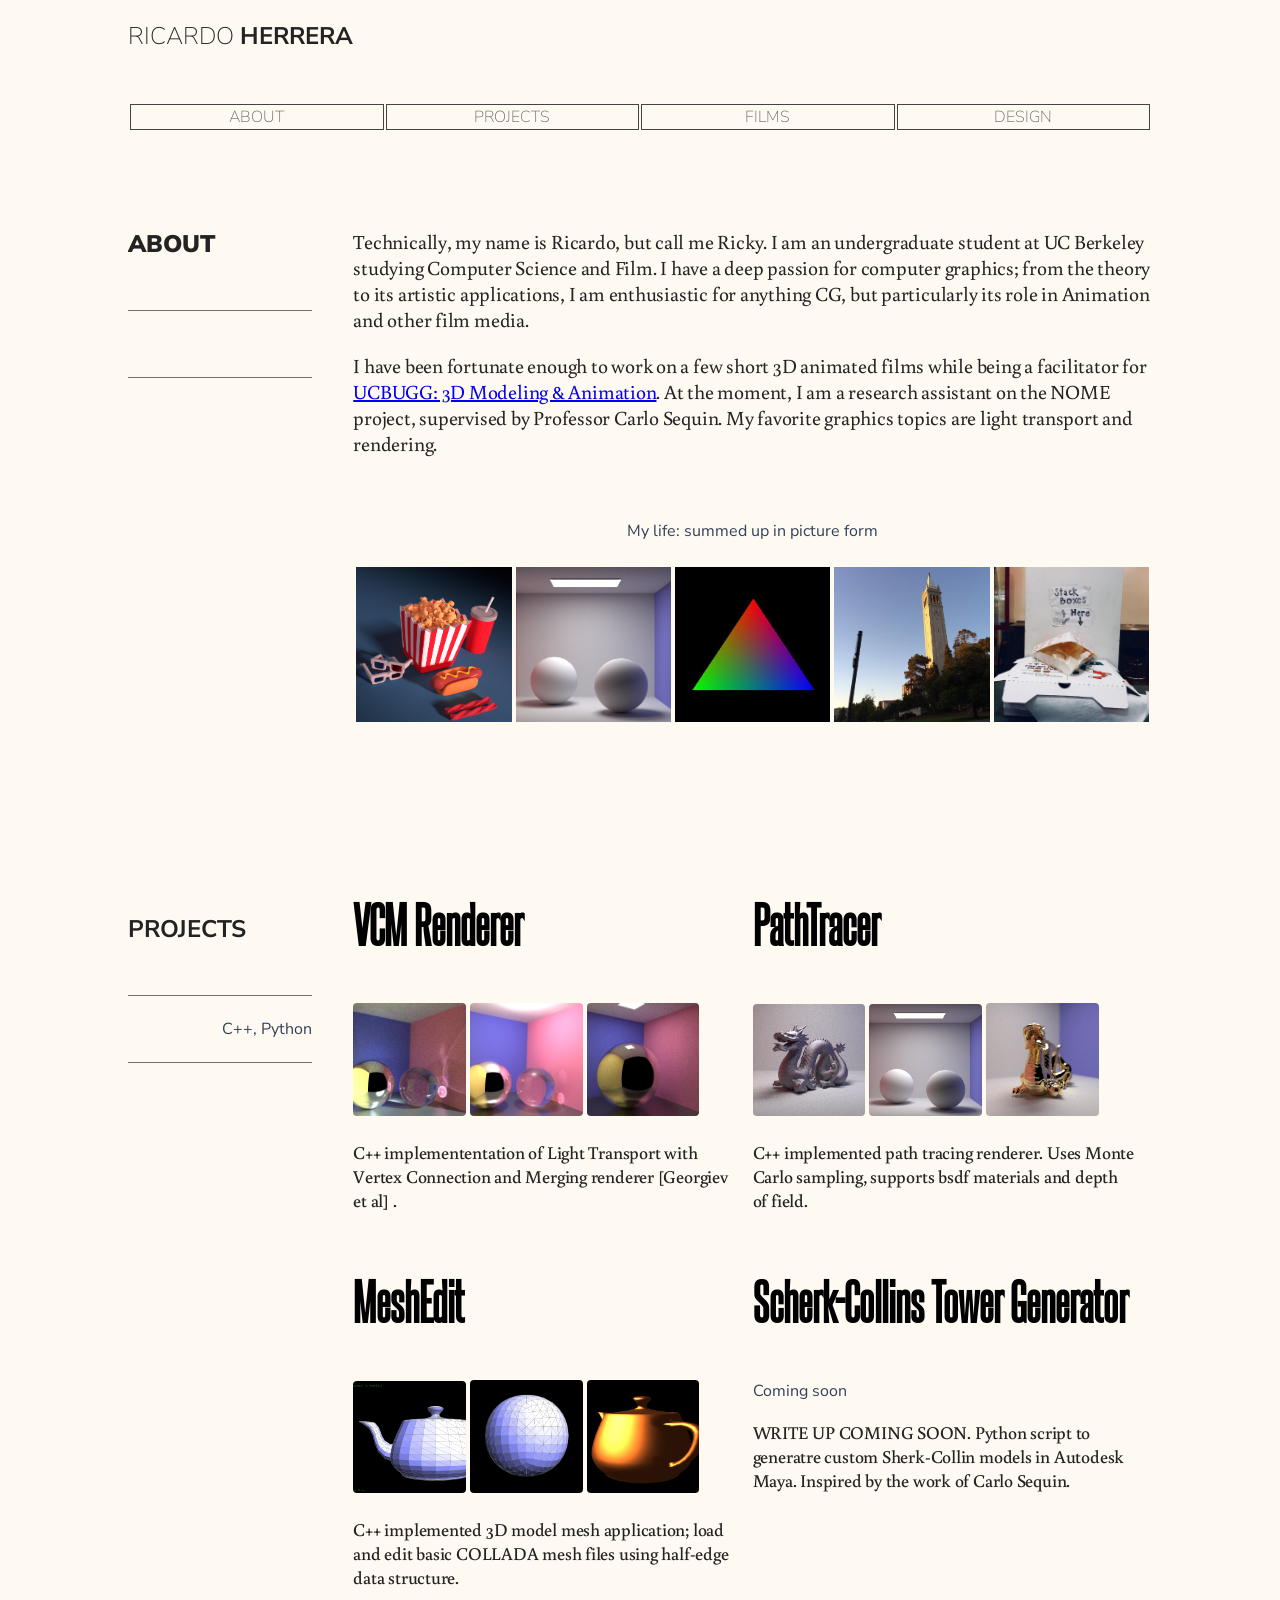
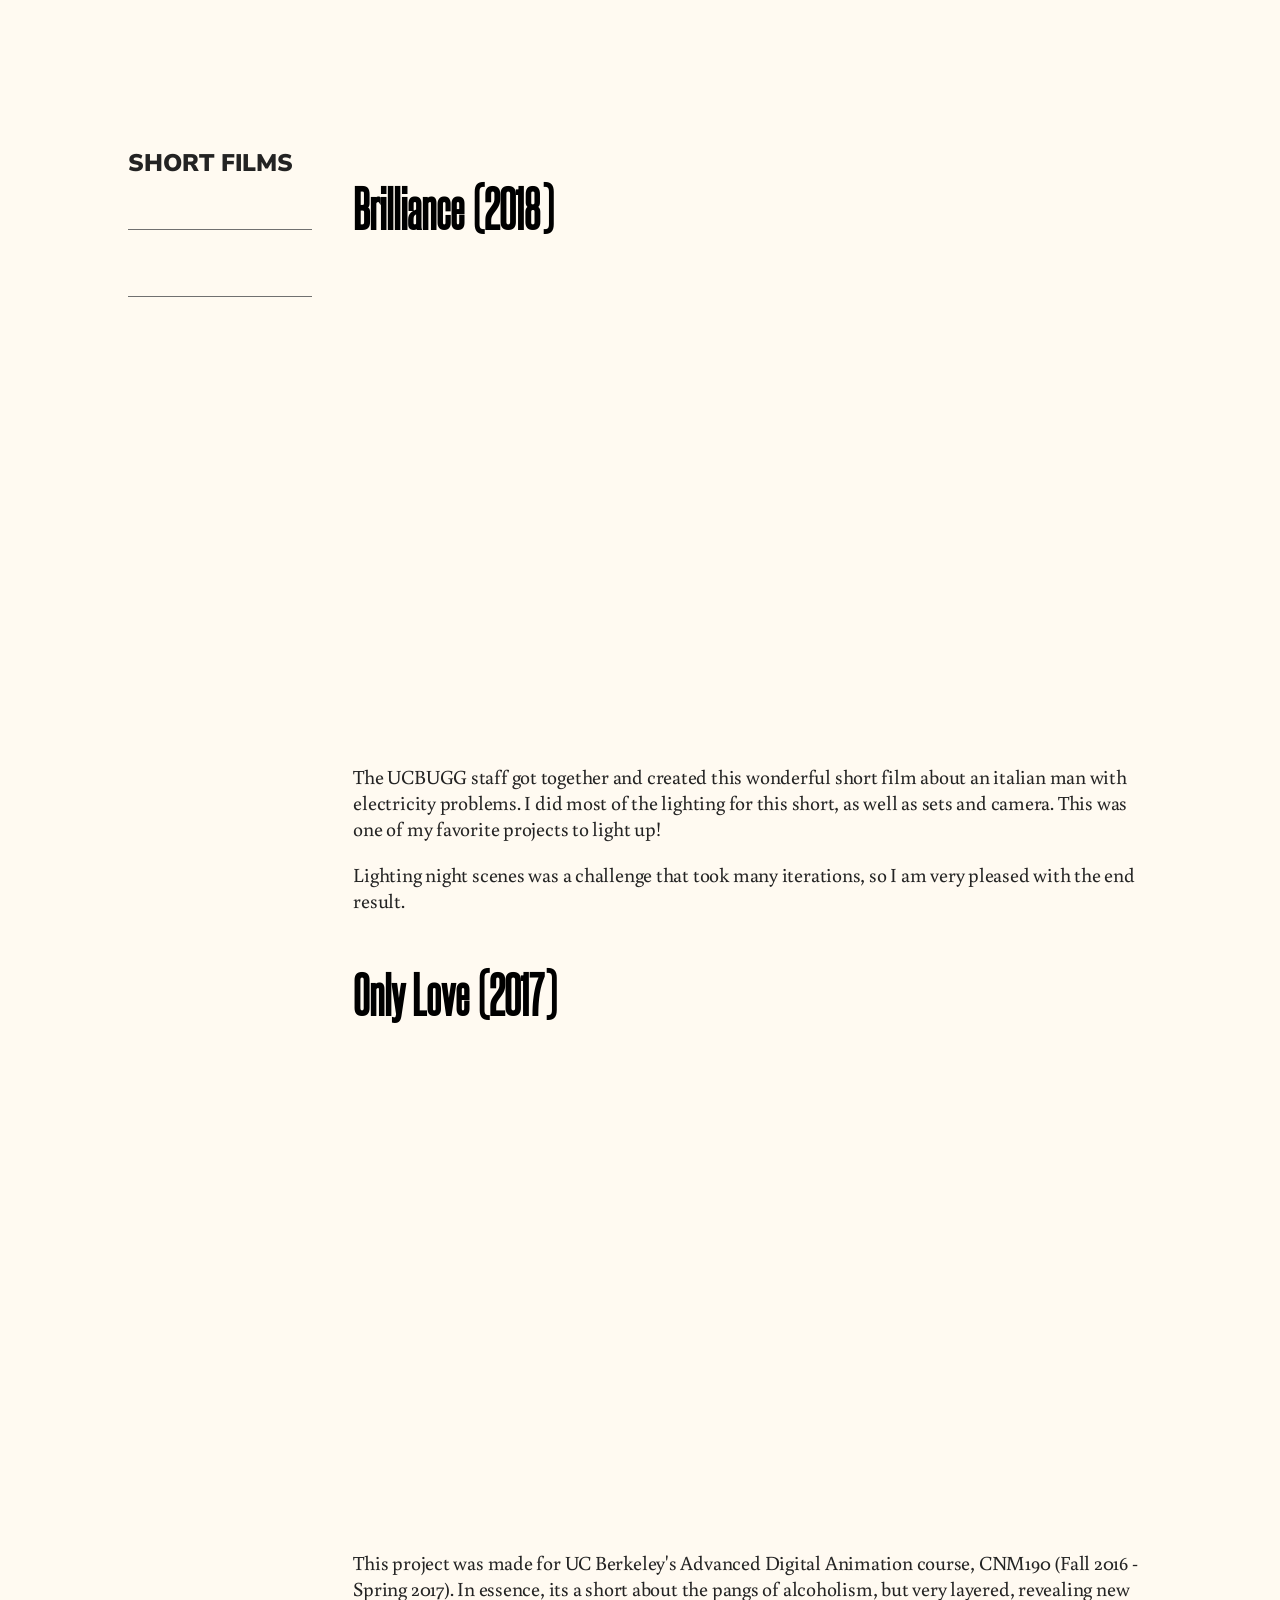
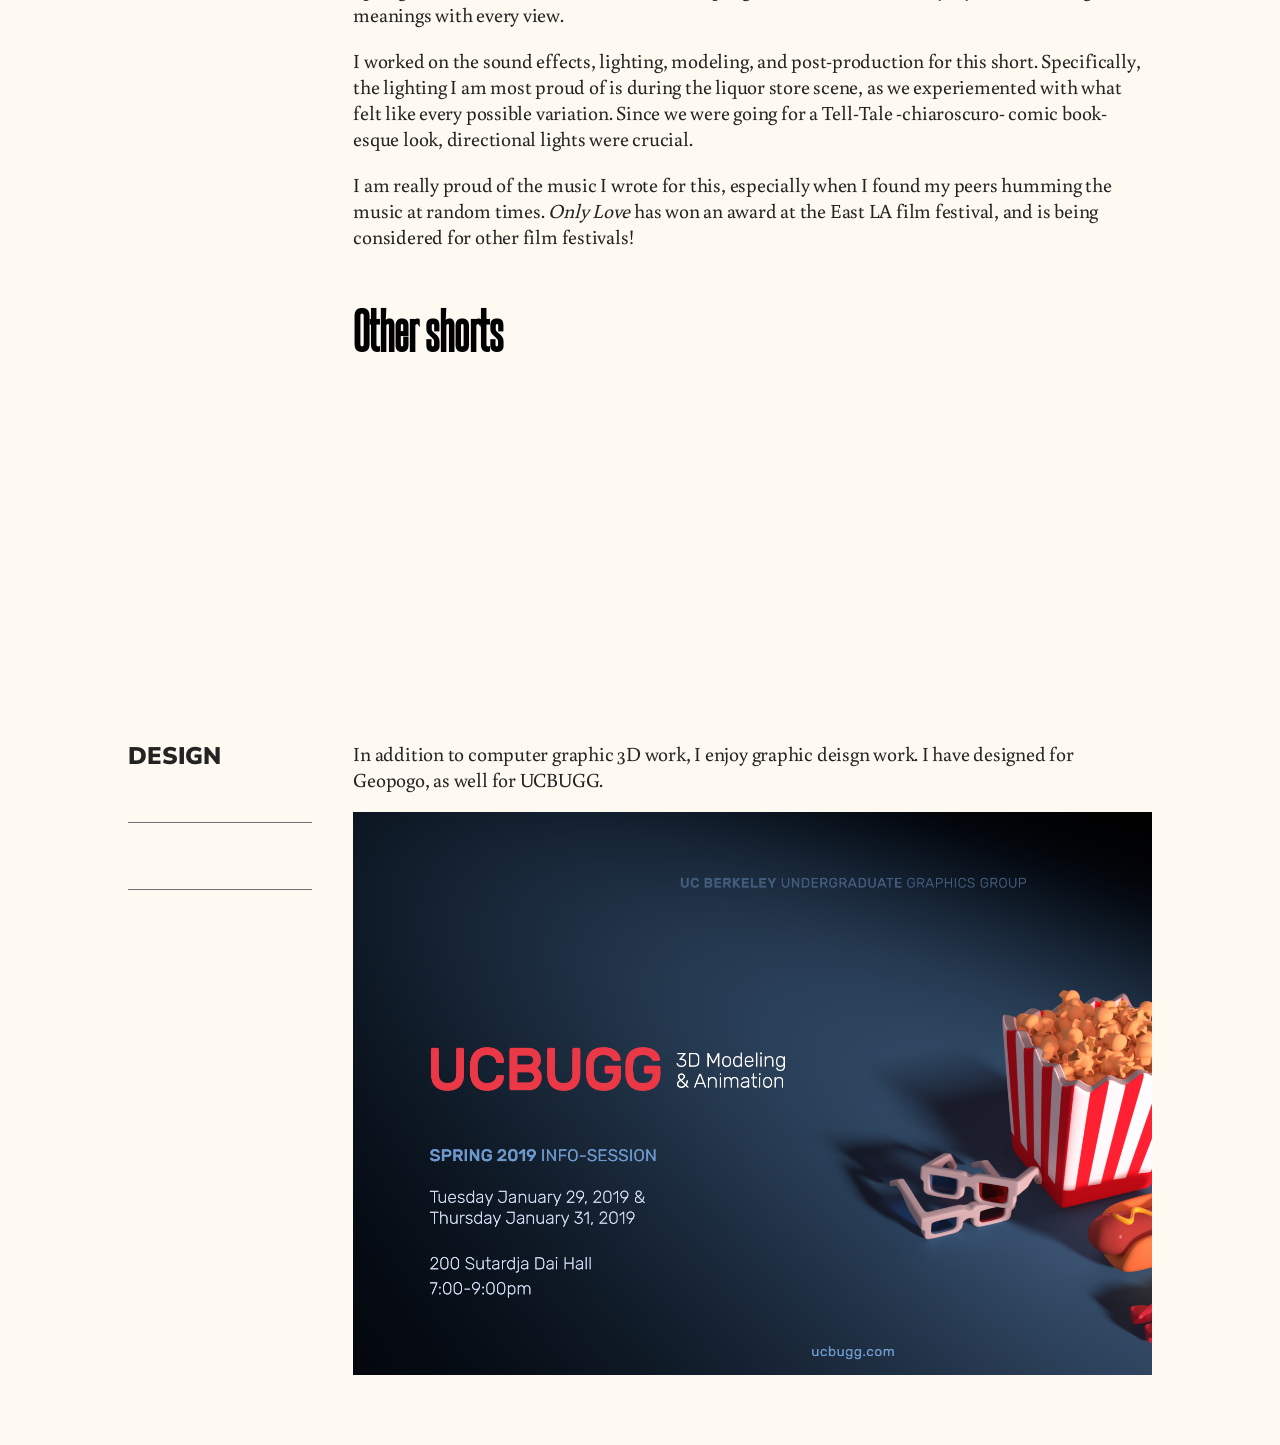
<file: index.html>
﻿<!DOCTYPE html>
<html>

<head>
  <link rel="stylesheet" href="style.css">
  <title>Ricky Herrera | El Rey Tracer</title>
  <meta name="viewport" content="width=device-width">

</head>
<body>
  <div class="body-mid">
    <div>
      <h2>RICARDO <b>HERRERA</b></h2>
      <table>
        <th>ABOUT </th>
        <th>PROJECTS </th>
        <th>FILMS </th>
        <th>DESIGN </th>
      </table>
    </div>

    <section id="about">
      <div class="sec-title">
        <h2>ABOUT</h2>
        <div class="bar"></div>
          <br><br><br>
        <div class="bar"></div>
      </div>
      <div class="sec-content">
        <p>
          Technically, my name is Ricardo, but call me Ricky. I am an undergraduate student at UC Berkeley studying Computer Science and Film. I have a deep passion for computer graphics; from the theory to its artistic applications, I am enthusiastic for anything CG, but particularly its role in Animation and other film media.
        </p>
        <p>
          I have been fortunate enough to work on a few short 3D animated films while being a facilitator for <a href="http://ucbugg.com/static/index.html">UCBUGG: 3D Modeling & Animation</a>. At the moment, I am a research assistant on the NOME project, supervised by Professor Carlo Sequin. My favorite graphics topics are light transport and rendering.
        </p>
        <br><br>
        <center>
        My life: summed up in picture form<br><br>
        <table id="mypics">
          <th><img src="a_00.png"/></th>
          <th><img src="a_01.png"/></th>
          <th><img src="a_02.jpg"/></th>
          <th><img src="a_03.jpg"/></th>
          <th><img src="a_04.jpg"/></th>
        </table>
        </center>


        <br>
      </div>
    </section>

    <section id="projects">
      <div class="sec-title">
        <h2> <b>PROJECTS</b> </h2>
        <div class="bar"></div><br>
        C++, Python <br>
        <br>
        <div class="bar"></div>
      </div>
      <div class="sec-content">
            <div class="project">
              <h3> VCM Renderer </h3>
              <div class="pleft">
                <img src="p_0_vcm_32.bmp"/>
                <img src="p_2_vcm_128.bmp"/>
                <img src="p_1_vcm_12.bmp"/>
               </div>
              <div class="pright">
                <p class="sidenote">C++ implemententation of Light Transport with Vertex Connection and Merging renderer [Georgiev et al] . </p>
              </div>
            </div>
            <div class="project">
              <h3> PathTracer </h3>
                <div class="pleft">
                  <img src="p32website/images/p2/neweta.png"/>
                  <img src="a_01.png"/>
                  <img src="p32website/images/p4/p4_1_15_r_2.png"/>
            	  </div>
            	<div class="pright">
                <p class="sidenote">C++ implemented path tracing renderer. Uses Monte Carlo sampling, supports bsdf materials and depth of field.</p>
              </div>
            </div>
            <div class="project">
              <h3> MeshEdit </h3>
              <div class="pleft">
                <img src="p2website/images/b0.png">
                <img src="p2website/s1.png">
                <img src="p2website/s2.png">

          	  </div>
            	<div class="pright">
                <p class="sidenote"> C++ implemented 3D model mesh application; load and edit basic COLLADA mesh files using half-edge data structure. </p>

                  <!--<img src="p2website/images/s0.png" style="height:155px;width:auto;">
                  <img src="p2website/images/y0.png" style="height:155px;width:auto;">-->
            	</div>
            </div>
            <div class="project">
              <h3> Scherk-Collins Tower Generator </h3>
            	<div class="pleft">

                Coming soon
          	  </div>
            	<div class="pright">
                <p class="sidenote"> WRITE UP COMING SOON. Python script to generatre custom Sherk-Collin models in Autodesk Maya. Inspired by the work of Carlo Sequin. </p>

            	</div>
            </div>
      </div>
      <!--
      <div class="project">
        <h3> Anomaly </h3>
        <p>Walking-simulator game, made in Unity.</p>
      </div>
      <div class="project">
        <h3> E-Minor </h3>
        <p>OpenGL simulator, supports textures, model loading, gameplay, and lighting. </p>
      </div>
      <div class="project">
        <h3> Rendition </h3>
        <p>Coming soon</p>
      </div>
      -->
      <!--
      <div class="project">
        <h3> Vulkan Demo</h3>

      	<div class="pleft">
          Coming soon
    	</div>
    	<div class="pright">
        <p class="sidenote"> WRITE UP COMING SOON. Python script to generatre custom Sherk-Collin models in Autodesk Maya. Inspired by the work of Carlo Sequin. </p>

    	</div>
      </div>
      <div class="project">
        <h3>Wig</h3>

      	<div class="pleft">
          Coming soon
    	</div>
    	<div class="pright">
        <p class="sidenote"> WRITE UP COMING SOON. Python script to generatre custom Sherk-Collin models in Autodesk Maya. Inspired by the work of Carlo Sequin. </p>

    	</div>
      </div>
      <div class="project">
        <h3> Anomaly</h3>

      	<div class="pleft">
          Coming soon
    	</div>
    	<div class="pright">
        <p class="sidenote"> WRITE UP COMING SOON. Python script to generatre custom Sherk-Collin models in Autodesk Maya. Inspired by the work of Carlo Sequin. </p>

    	</div>
      </div>
    --><br><br>

    </section>

    <section id="films">
      <div class="sec-title">
        <h2>SHORT FILMS</h2>
        <div class="bar"></div>
          <br><br><br>
        <div class="bar"></div>
      </div>
      <div class="sec-content">
        <h3>Brilliance (2018)</h3>
            <iframe width="800" height="450" src="https://www.youtube.com/embed/661UVnnjeHs" frameborder="0" allowfullscreen></iframe>
            <p> The UCBUGG staff got together and created this wonderful short film about an italian man with electricity problems. I did most of the lighting for this short, as well as sets and camera. This was one of my favorite projects to light up! </p>
            <p> Lighting night scenes was a challenge that took many iterations, so I am very pleased with the end result.</p>

            <h3>Only Love (2017)</h3>
            <iframe width="800" height="450" src="https://www.youtube.com/embed/0EiJ86TQ2_g" frameborder="0" allowfullscreen></iframe>
            <p> This project was made for UC Berkeley's Advanced Digital Animation course, CNM190 (Fall 2016 - Spring 2017). In essence, its a short about the pangs of alcoholism, but very layered, revealing new meanings with every view.</p>
            <p> I worked on the sound effects, lighting, modeling, and post-production for this short. Specifically, the lighting I am most proud of is during the liquor store scene, as we experiemented with what felt like every possible variation. Since we were going for a Tell-Tale -chiaroscuro- comic book-esque look, directional lights were crucial.</p>
            <p> I am really proud of the music I wrote for this, especially when I found my peers humming the music at random times. <i> Only Love</i> has won an award at the East
            LA film festival, and is being considered for other film festivals!</p>

            <h3> Other shorts </h3>
            <iframe width="380" height="225" src="https://www.youtube.com/embed/KFBjPTmTnWQ" frameborder="0" allowfullscreen></iframe>
            <iframe width="380" height="225" src="https://www.youtube.com/embed/VXAhPhIJJVg" frameborder="0" allowfullscreen style="float:left;"></iframe><br>
          </div>
    </section>

    <section id="design">
      <div class="sec-title">
        <h2>DESIGN</h2>
        <div class="bar"></div>
          <br><br><br>
        <div class="bar"></div>
      </div>
      <div class="sec-content">
        <p>In addition to computer graphic 3D work, I enjoy graphic deisgn work. I have designed for Geopogo, as well for UCBUGG.</p>
        <img src="design/ucbugg/spring19_ad.png" width=1000 height=auto />
      </div>
    </section>
  </div>
</body>
</html>
</file>
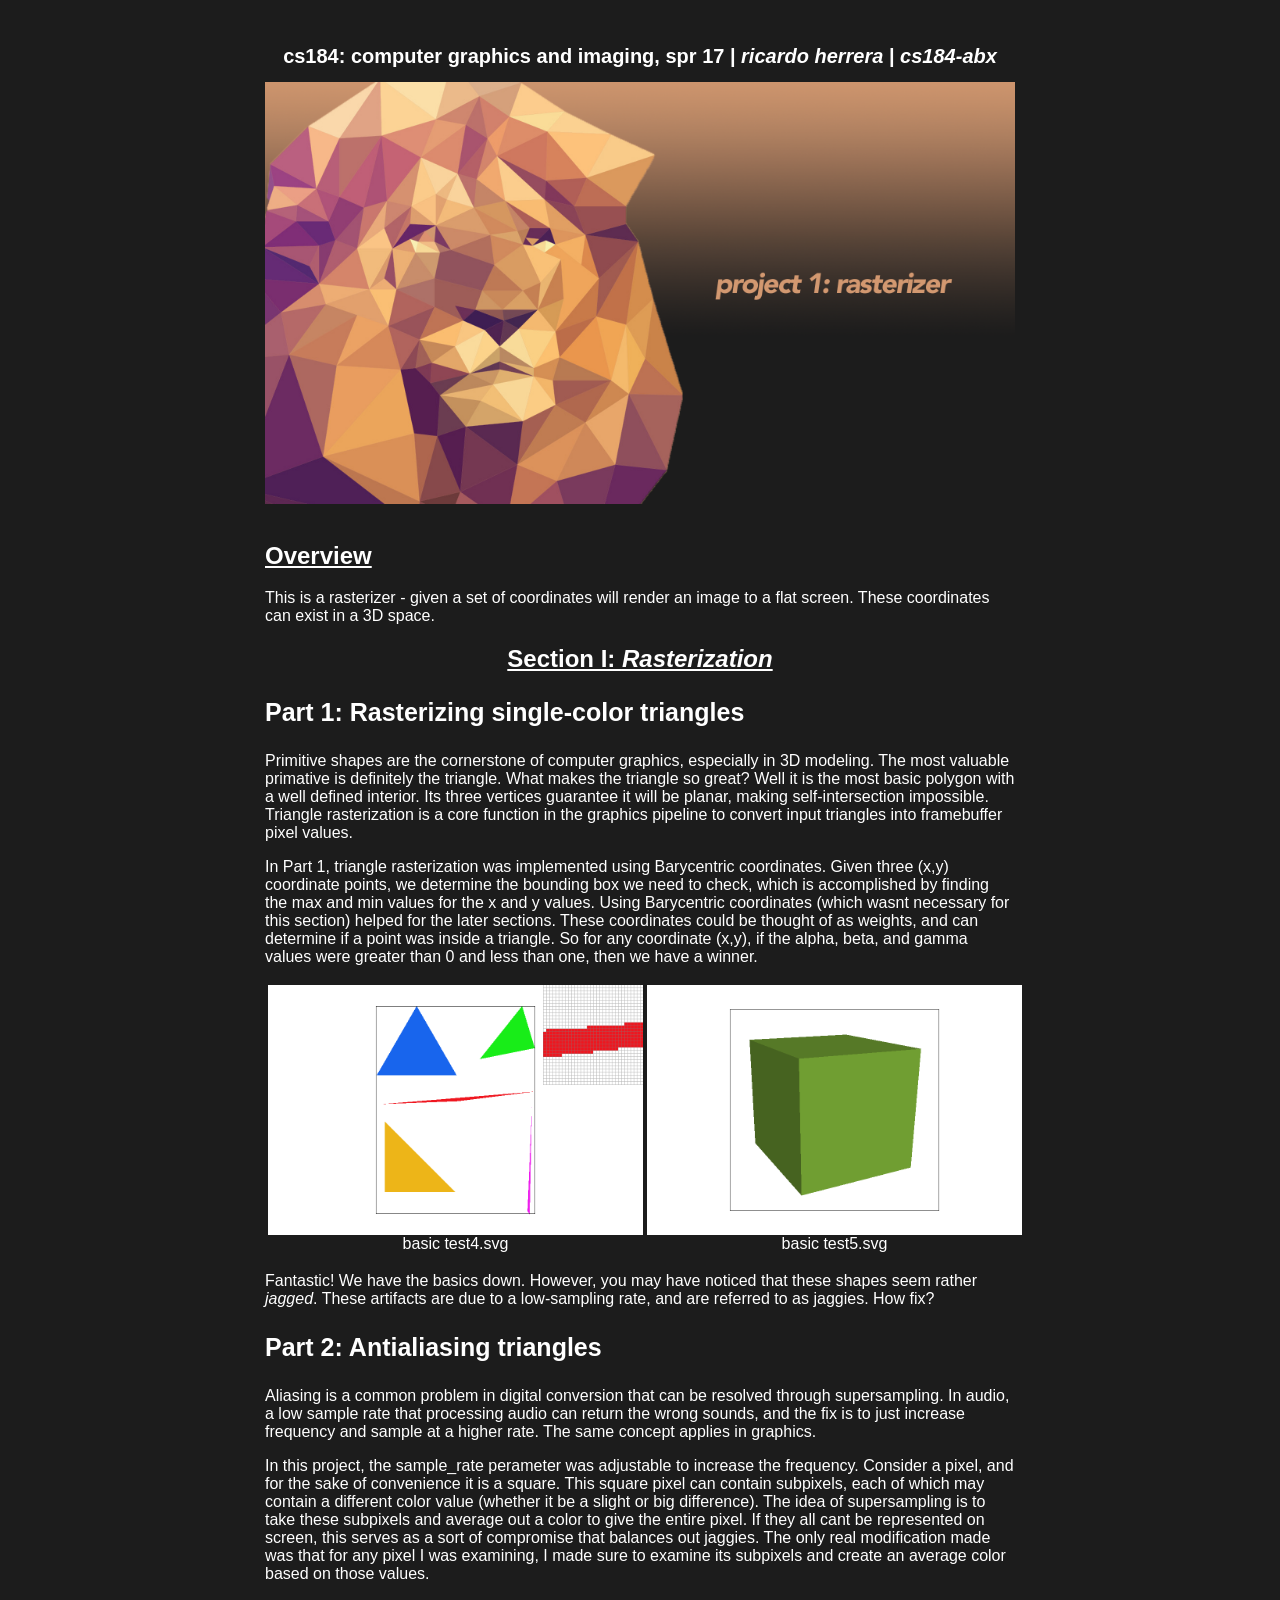
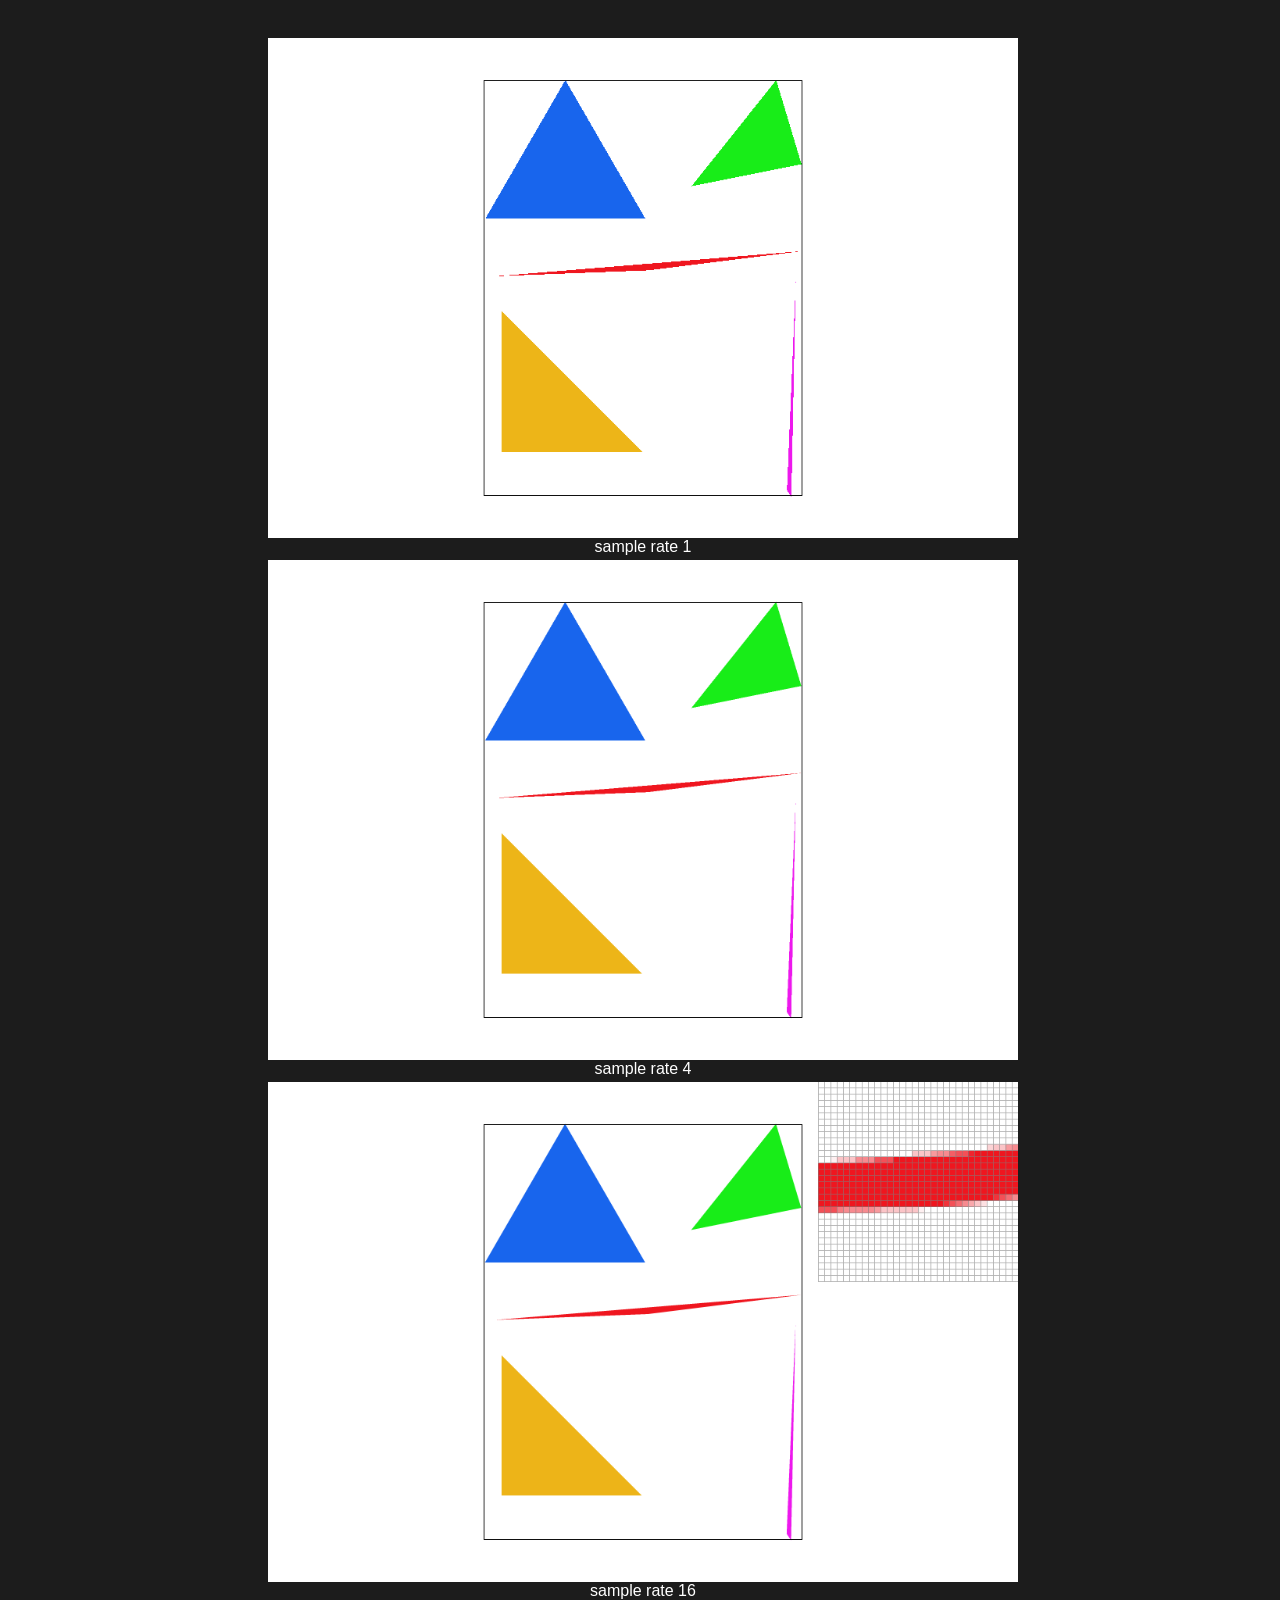
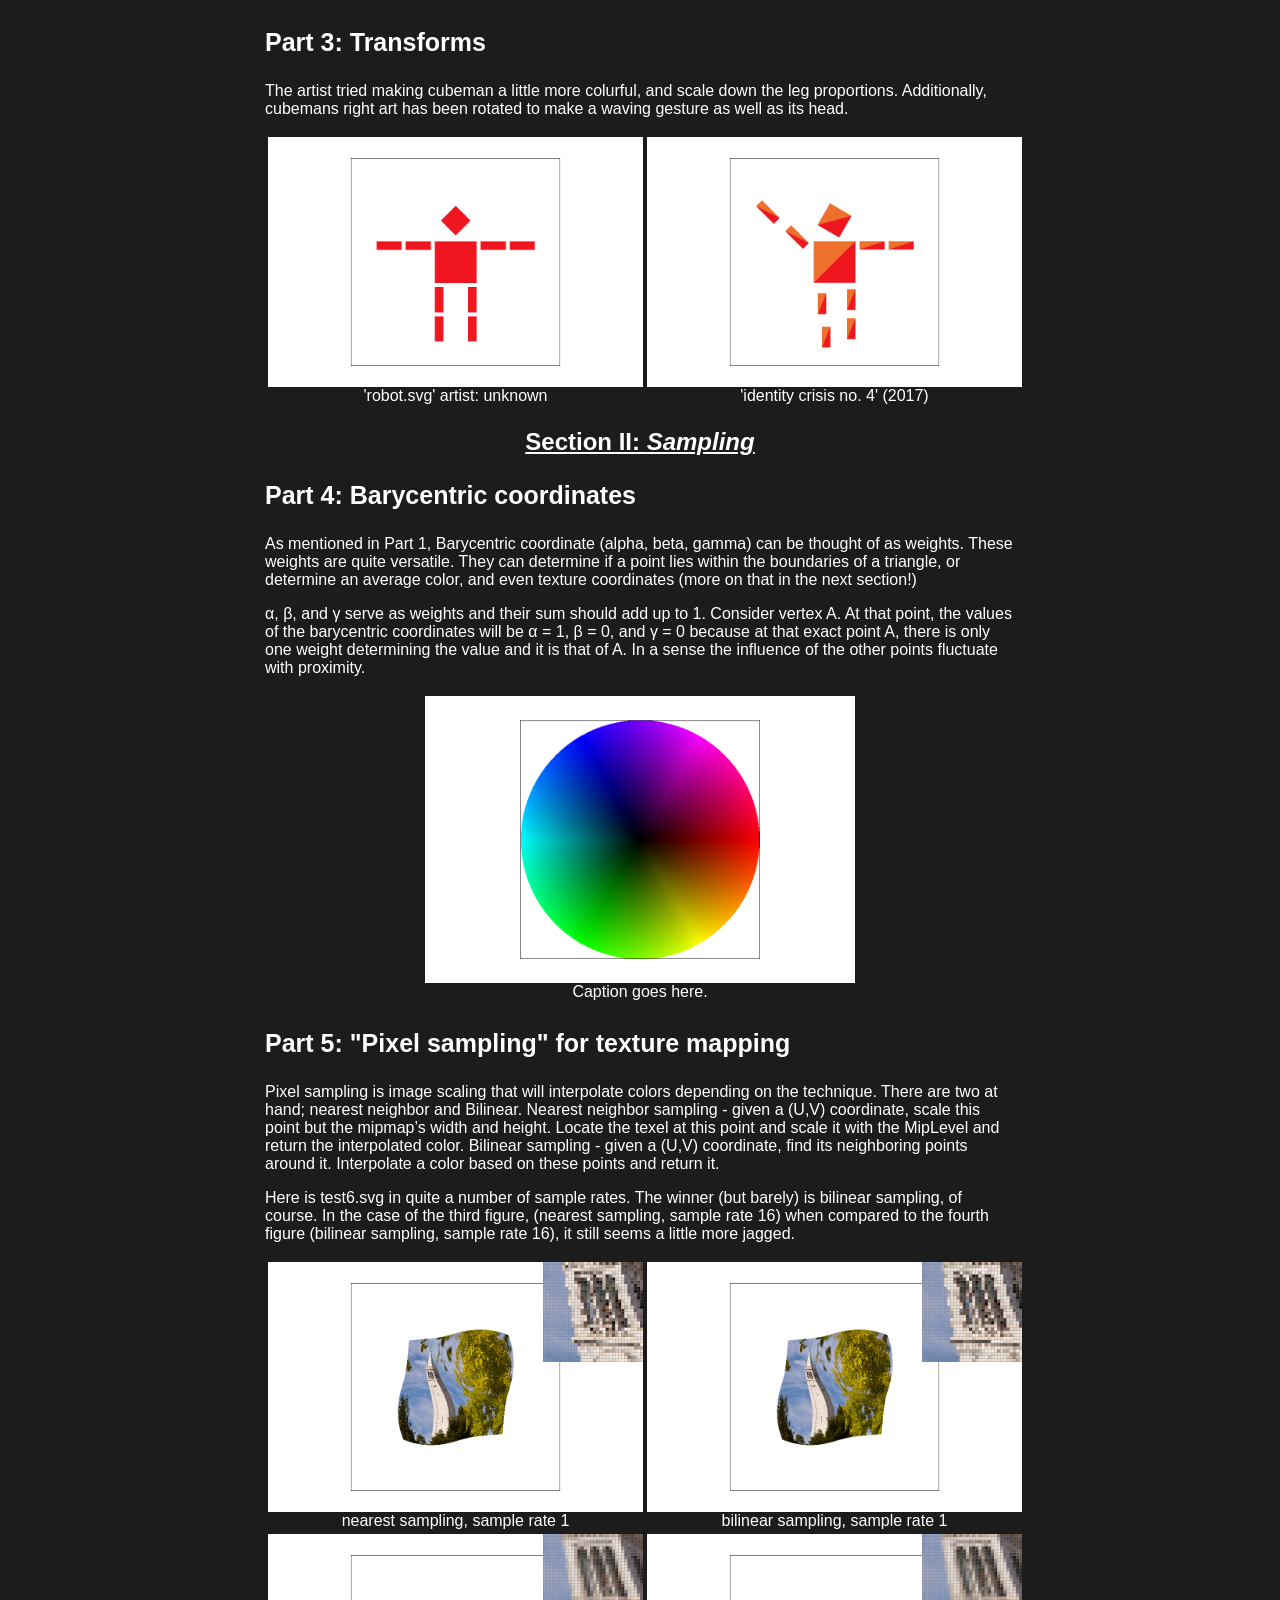
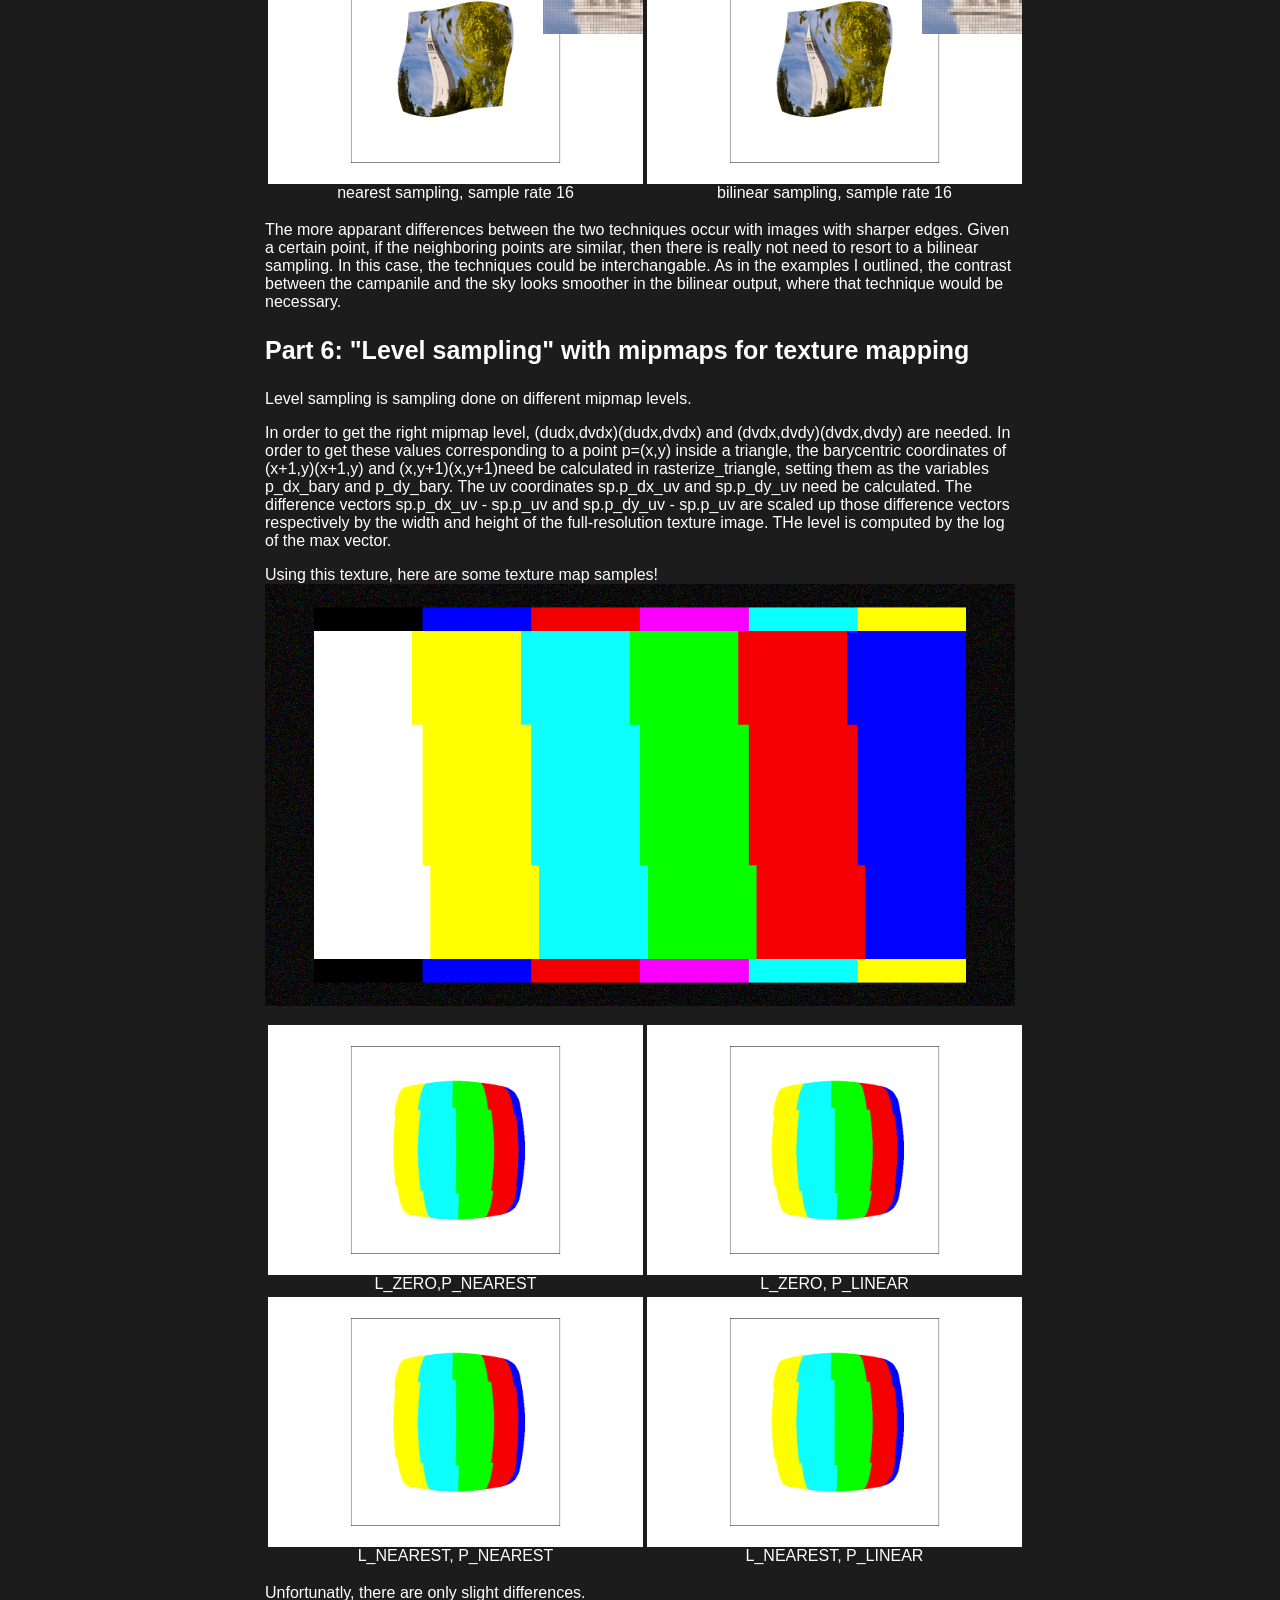
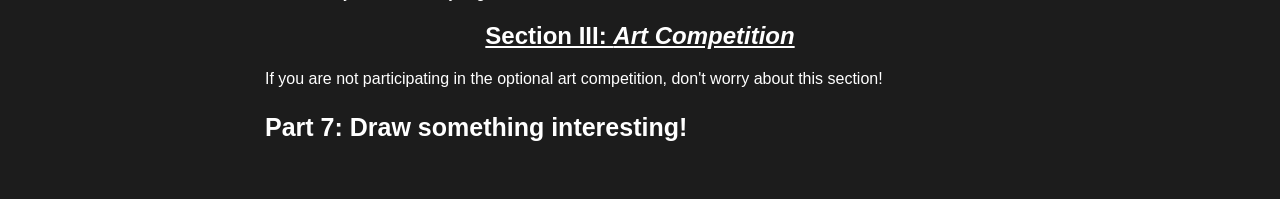
<file: p1website/index.html>
<!DOCTYPE html PUBLIC "-//W3C//DTD XHTML 1.0 Strict//EN" "http://www.w3.org/TR/xhtml1/DTD/xhtml1-strict.dtd">
<html xmlns="http://www.w3.org/1999/xhtml" xml:lang="en" lang="en">
<head>
<style>
  body {
    padding:32px;
    width: 750px;
    margin: auto;
    text-align: left;
    font-weight: 200;
    font-family: 'Avenir', Arial, Helvetica, sans-serif;
    color: #ffffff;
    background-color: #1c1c1c;
    
  }
  h1 {
    font-family: 'Avenir', Arial, Helvetica, sans-serif;
    font-size: 20px;
  }
  h2, h4 {
    font-family: 'Avenir', Arial, Helvetica, sans-serif;
    text-decoration: underline;
  }
  h3 {
      font-family: 'Avenir', Futura, Arial, Helvetica, sans-serif;
      font-size: 25px;
      text-align: left;
      
  }
</style>
<title>CS184 - Rasterizer</title>
<meta http-equiv="content-type" content="text/html; charset=utf-8" />
<link href="https://fonts.googleapis.com/css?family=Open+Sans|Source+Sans+Pro" rel="stylesheet">
</head>


<body>

<h1 align="middle">cs184: computer graphics and imaging, spr 17 |<i> ricardo herrera</i> | <i>cs184-abx</i></h1>
<!--
<h2 align="middle"><i> ricardo herrera</i> | <i>cs184-abx</i></h2>
-->
<!-- <h1 align="middle">Project 1: Rasterizer</h1> -->
<img src="images/header.png" align="middle" width="750px"/>


<br><br>

<div>

<h2 align="left">Overview</h2>
<p>
  This is a rasterizer - given a set of coordinates will render an image to a flat screen. These coordinates can exist in a 3D space. 
  </p>

<h2 align="middle">Section I: <i>Rasterization</i></h2>

<h3 align="middle">Part 1: Rasterizing single-color triangles</h3>

<p>
  Primitive shapes are the cornerstone of computer graphics, especially in 3D modeling. The most valuable primative is definitely the triangle. What makes the triangle so great? Well it is the most basic polygon with a well defined interior. Its three vertices guarantee it will be planar, making self-intersection impossible. Triangle rasterization is a core function in the graphics pipeline to convert input triangles into framebuffer pixel values. 
  <p>
      In Part 1, triangle rasterization was implemented using Barycentric coordinates. Given three (x,y) coordinate points, we determine the bounding box we need to check, which is accomplished by finding the max and min values for the x and y values. Using Barycentric coordinates (which wasnt necessary for this section) helped for the later sections. These coordinates could be thought of as weights, and can determine if a point was inside a triangle. So for any coordinate (x,y), if the alpha, beta, and gamma values were greater than 0 and less than one, then we have a winner. 
 <p>
  
  
  </p>
  <div align="middle">
  <table style="width=100%">
    <tr>
      <td>
        <img src="images/sc0.png" align="middle" width="375px"/>
        <figcaption align="middle">basic test4.svg</figcaption>
      </td>
      <td>
        <img src="images/sc1.png" align="middle" width="375px"/>
        <figcaption align="middle">basic test5.svg</figcaption>
      </td>
    </tr>
    
  </table>
</div>
<p> Fantastic! We have the basics down. However, you may have noticed that these shapes seem rather <i>jagged</i>. These artifacts are due to a low-sampling rate, and are referred to as jaggies. How fix?



<h3 align="middle">Part 2: Antialiasing triangles</h3>
<p>
Aliasing is a common problem in digital conversion that can be resolved through supersampling. In audio, a low sample rate that processing audio can return the wrong sounds, and the fix is to just increase frequency and sample at a higher rate. The same concept applies in graphics. 
<p> 
In this project, the sample_rate perameter was adjustable to increase the frequency. Consider a pixel, and for the sake of convenience it is a square. This square pixel can contain subpixels, each of which may contain a different color value (whether it be a slight or big difference). The idea of supersampling is to take these subpixels and average out a color to give the entire pixel. If they all cant be represented on screen, this serves as a sort of compromise that balances out jaggies. The only real modification made was that for any pixel I was examining, I made sure to examine its subpixels and create an average color based on those values. 
  <div align="middle">
  <table style="width=100%">
    <tr>
      <td>
        <img src="images/ss1.png" align="middle" width="750px"/>
        <figcaption align="middle">sample rate 1</figcaption>
      </td>
      </tr><br>
      <tr>
      <td>
        <img src="images/ss2.png" align="middle" width="750px"/>
        <figcaption align="middle">sample rate 4</figcaption>
      </td>
      </tr><br>
      <tr>
      <td>
        <img src="images/ss4.png" align="middle" width="750px"/>
        <figcaption align="middle">sample rate 16</figcaption>
      </td>
    </tr>
    
  </table>
</div>

<h3 align="middle">Part 3: Transforms</h3>
<p>
      The artist tried making cubeman a little more colurful, and scale down the leg proportions. Additionally, cubemans right art has been rotated to make a waving gesture as well as its head.
  <div align="middle">
  <table style="width=100%">
    <tr>
      <td>
        <img src="images/basicro.png" align="middle" width="375px"/>
        <figcaption align="middle">'robot.svg' artist: unknown</figcaption>
      </td>
      <td>
        <img src="images/robo.png" align="middle" width="375px"/>
        <figcaption align="middle">'identity crisis no. 4' (2017)</figcaption>
      </td>
      </tr>
     
  </table>
</div>


<h2 align="middle">Section II: <i>Sampling</i></h2>

<h3 align="middle">Part 4: Barycentric coordinates</h3>
As mentioned in Part 1, Barycentric coordinate (alpha, beta, gamma) can be thought of as weights. These weights are quite versatile. They can determine if a point lies within the boundaries of a triangle, or determine an average color, and even texture coordinates (more on that in the next section!)
<p>α, β, and γ serve as weights and their sum should add up to 1. Consider vertex A. At that point, the values of the barycentric coordinates will be α = 1, β = 0, and γ = 0 because at that exact point A, there is only one weight determining the value and it is that of A. In a sense the influence of the other points fluctuate with proximity.  
<div align="middle">
  <table style="width=100%">
    <tr>
      <td>
        <img src="images/sc2.png" align="center" width="430px"/>
        <figcaption align="middle">Caption goes here.</figcaption>
      </td>
    </tr>
  </table>
</div>

<h3 align="middle">Part 5: "Pixel sampling" for texture mapping</h3>
<p>Pixel sampling is image scaling that will interpolate colors depending on the technique. There are two at hand; nearest neighbor and Bilinear. Nearest neighbor sampling -  given a (U,V) coordinate, scale this point but the mipmap’s width and height. Locate the texel at this point and scale it with the MipLevel and return the interpolated color. Bilinear sampling - given a (U,V) coordinate, find its neighboring points around it. Interpolate a color based on these points and return it.  
<p> 
  Here is test6.svg in quite a number of sample rates. The winner (but barely) is bilinear sampling, of course. In the case of the third figure, (nearest sampling, sample rate 16) when compared to the fourth figure (bilinear sampling, sample rate 16), it still seems a little more jagged. 
  <div align="middle">
  <table style="width=100%">
    <tr>
      <td>
        <img src="images/z0.png" align="middle" width="375px"/>
        <figcaption align="middle">nearest sampling, sample rate 1</figcaption>
      </td>
      <td>
        <img src="images/z1.png" align="middle" width="375px"/>
        <figcaption align="middle">bilinear sampling, sample rate 1</figcaption>
      </td>
      </tr>
      <td>
        <img src="images/z2.png" align="middle" width="375px"/>
        <figcaption align="middle">nearest sampling, sample rate 16</figcaption>
      </td>
      <td>
        <img src="images/z3.png" align="middle" width="375px"/>
        <figcaption align="middle">bilinear sampling, sample rate 16</figcaption>
      </td>
      </tr>
  </table>
</div>
<p>
  The more apparant differences between the two techniques occur with images with sharper edges. Given a certain point, if the neighboring points are similar, then there is really not need to resort to a bilinear sampling. In this case, the techniques could be interchangable. As in the examples I outlined, the contrast between the campanile and the sky looks smoother in the bilinear output, where that technique would be necessary. 

<h3 align="middle">Part 6: "Level sampling" with mipmaps for texture mapping</h3>
<p> Level sampling is sampling done on different mipmap levels. 
  <p>
    In order to get the right mipmap level, (dudx,dvdx)(dudx,dvdx) and (dvdx,dvdy)(dvdx,dvdy) are needed. In order to get these values corresponding to a point p=(x,y) inside a triangle, the barycentric coordinates of (x+1,y)(x+1,y) and (x,y+1)(x,y+1)need be calculated in rasterize_triangle, setting them as the variables p_dx_bary and p_dy_bary. The uv coordinates sp.p_dx_uv and sp.p_dy_uv need be calculated. The difference vectors sp.p_dx_uv - sp.p_uv and sp.p_dy_uv - sp.p_uv are scaled up those difference vectors respectively by the width and height of the full-resolution texture image. THe level is computed by the log of the max vector.
    <p>
      Using this texture, here are some texture map samples!
      <img src="images/standby.png" align="middle" width="750px"/>

  <div align="middle">
  <table style="width=100%">
    <tr>
      <td>
        <img src="images/f0.png" align="middle" width="375px"/>
        <figcaption align="middle">L_ZERO,P_NEAREST</figcaption>
      </td>
      <td>
        <img src="images/f1.png" align="middle" width="375px"/>
        <figcaption align="middle">L_ZERO, P_LINEAR</figcaption>
      </td>
      </tr>
      <td>
        <img src="images/f2.png" align="middle" width="375px"/>
        <figcaption align="middle">L_NEAREST, P_NEAREST</figcaption>
      </td>
      <td>
        <img src="images/f3.png" align="middle" width="375px"/>
        <figcaption align="middle">L_NEAREST, P_LINEAR</figcaption>
      </td>
      </tr>
  </table>
</div>
<p> Unfortunatly, there are only slight differences. 


<h2 align="middle">Section III: <i>Art Competition</i></h2>
<p>If you are not participating in the optional art competition, don't worry about this section!</p>

<h3 align="middle">Part 7: Draw something interesting!</h3>

</body>
</html>
</file>
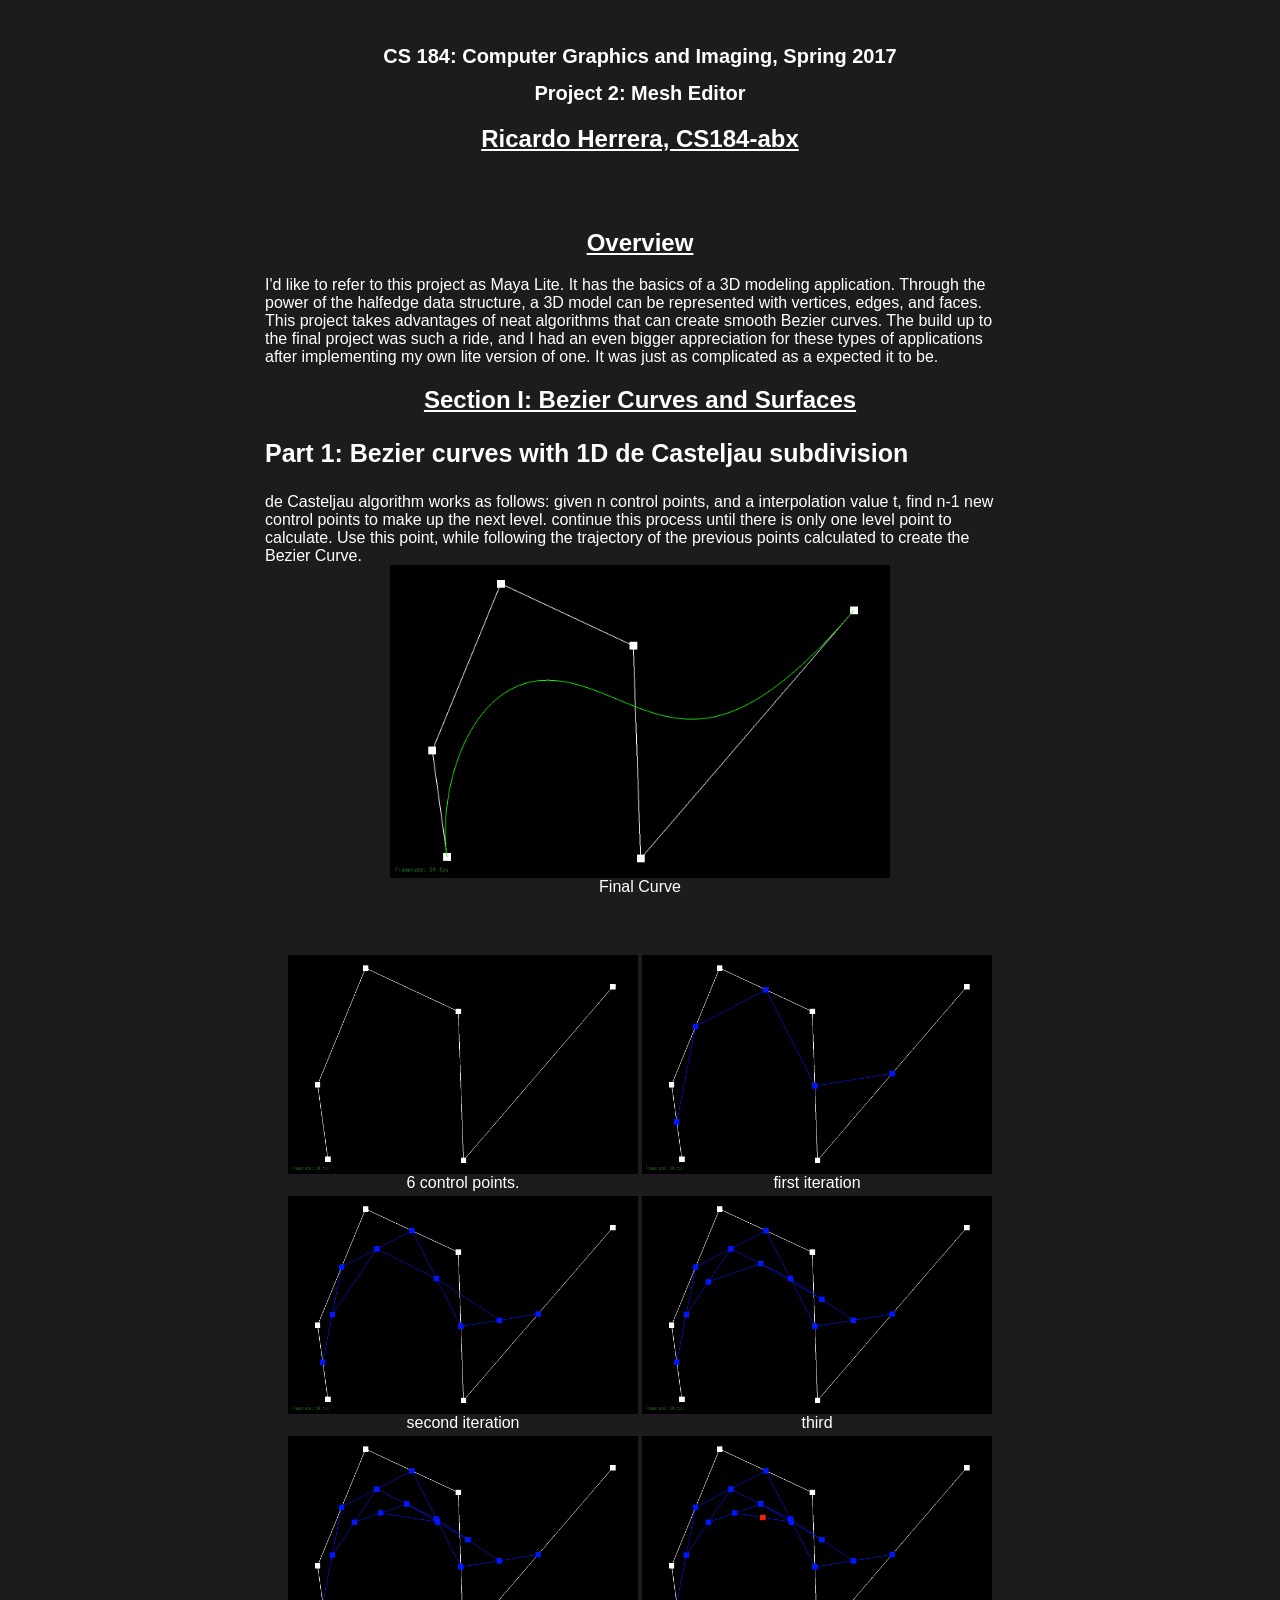
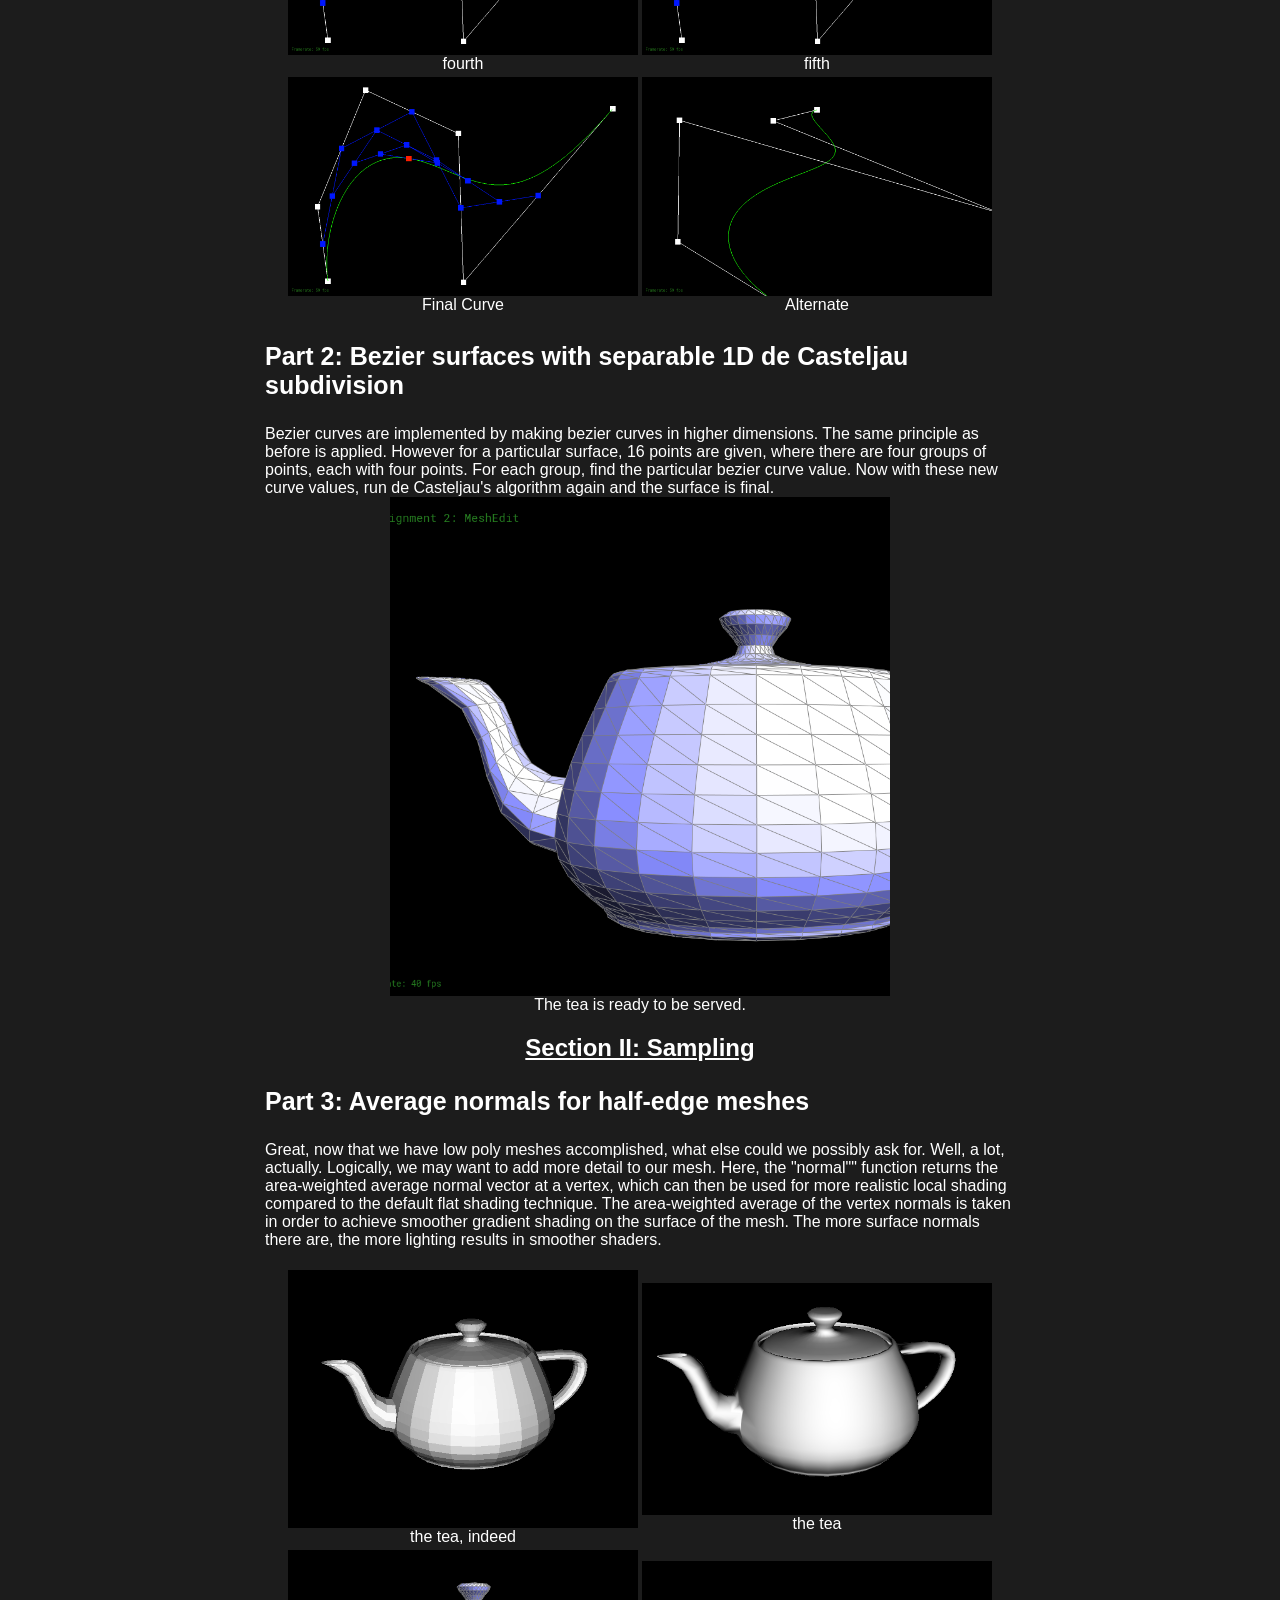
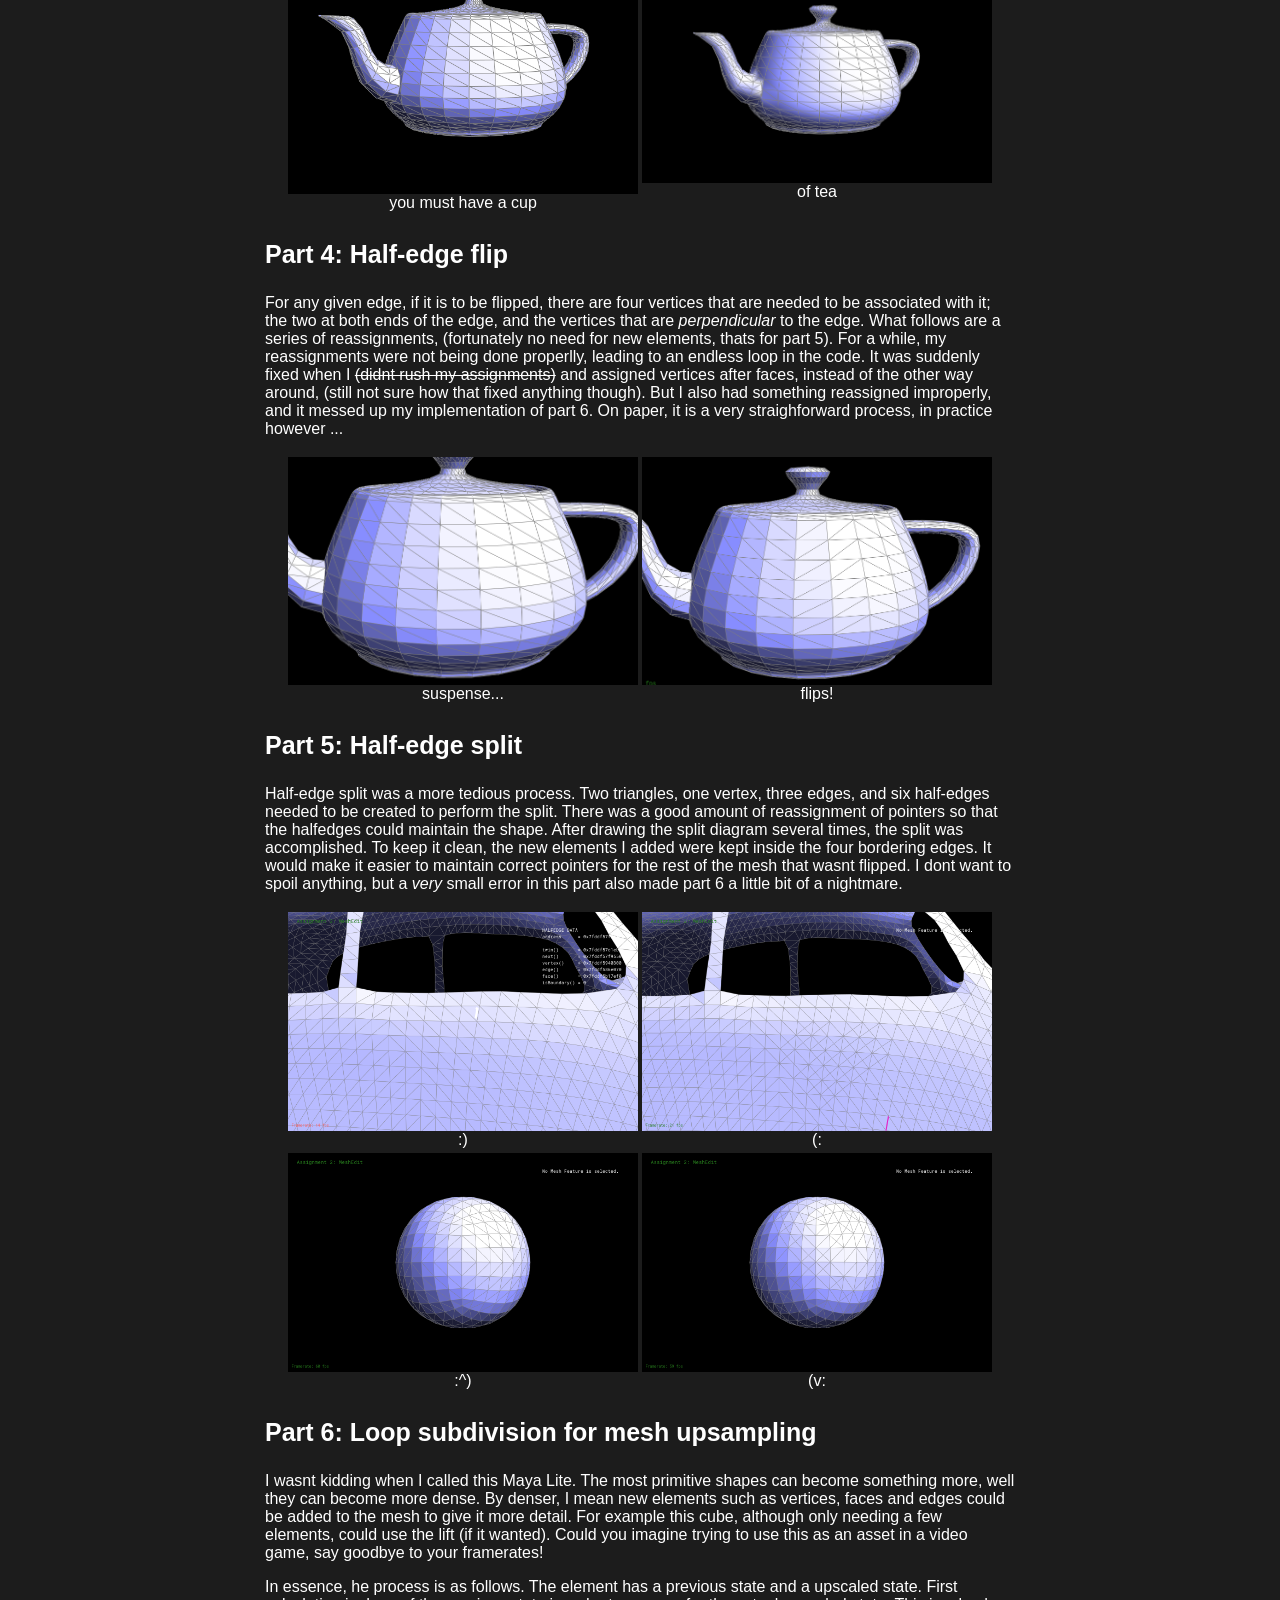
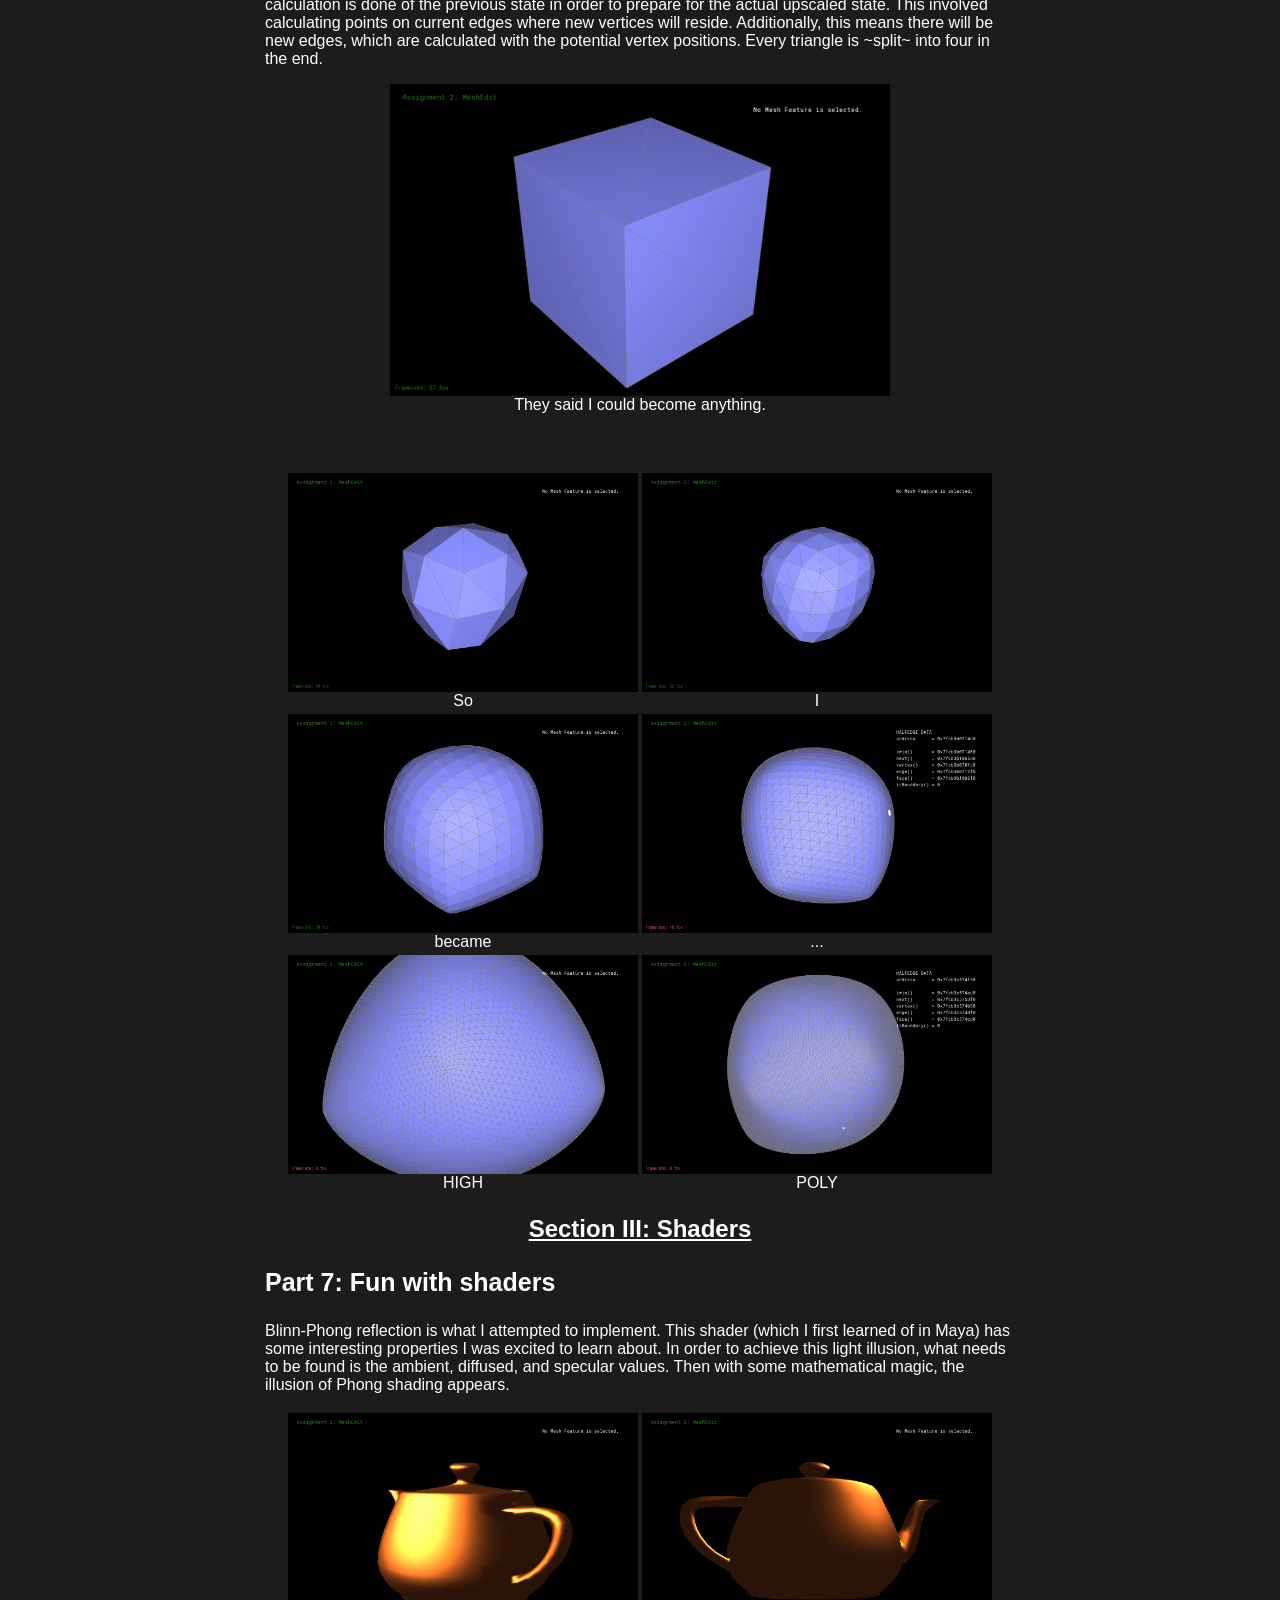
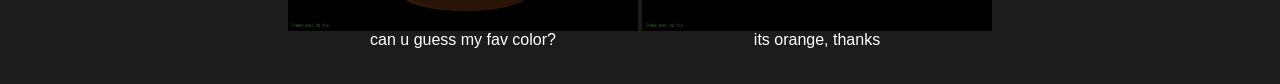
<file: p2website/index.html>
<!DOCTYPE html PUBLIC "-//W3C//DTD XHTML 1.0 Strict//EN" "http://www.w3.org/TR/xhtml1/DTD/xhtml1-strict.dtd">
<html xmlns="http://www.w3.org/1999/xhtml" xml:lang="en" lang="en">
<head>
<style>
  body {
    padding:32px;
    width: 750px;
    margin: auto;
    text-align: left;
    font-weight: 200;
    font-family: 'Avenir', Arial, Helvetica, sans-serif;
    color: #ffffff;
    background-color: #1c1c1c;
    
  }
  h1 {
    font-family: 'Avenir', Arial, Helvetica, sans-serif;
    font-size: 20px;
  }
  h2, h4 {
    font-family: 'Avenir', Arial, Helvetica, sans-serif;
    text-decoration: underline;
  }
  h3 {
      font-family: 'Avenir', Futura, Arial, Helvetica, sans-serif;
      font-size: 25px;
      text-align: left;
      
  }
</style>
<title>CS 184 Mesh Editor</title>
<meta http-equiv="content-type" content="text/html; charset=utf-8" />
<link href="https://fonts.googleapis.com/css?family=Open+Sans|Source+Sans+Pro" rel="stylesheet">
</head>


<body>

<h1 align="middle">CS 184: Computer Graphics and Imaging, Spring 2017</h1>
<h1 align="middle">Project 2: Mesh Editor</h1>
<h2 align="middle">Ricardo Herrera, CS184-abx</h2>

<br><br>

<div>

<h2 align="middle">Overview</h2>
<p>I'd like to refer to this project as Maya Lite. It has the basics of a 3D modeling application. Through the power of the halfedge data structure, a 3D model can be represented with vertices, edges, and faces. This project takes advantages of neat algorithms that can create smooth Bezier curves. The build up to the final project was such a ride, and I had an even bigger appreciation for these types of applications after implementing my own lite version of one. It was just as complicated as a expected it to be. </p>

<h2 align="middle">Section I: Bezier Curves and Surfaces</h2>

<h3 align="middle">Part 1: Bezier curves with 1D de Casteljau subdivision</h3>
de Casteljau algorithm works as follows: given n control points, and a interpolation value t, find n-1 new control points to make up the next level. continue this process until there is only one level point to calculate. Use this point, while following the trajectory of the previous points calculated to create the Bezier Curve.<br>
<div align="middle">
  <table style="width=100%">
    
      <tr>
        <img src="images/a0.png" align="middle" width="500px"/>
        <figcaption align="middle">Final Curve</figcaption>
      </tr>
<br>
      <tr>
        <td>
          <img src="images/a1.png" align="middle" width="350px"/>
          <figcaption align="middle">6 control points.</figcaption>
        </td>
        <td>
          <img src="images/a2.png" align="middle" width="350px"/>
          <figcaption align="middle">first iteration</figcaption>
        </td>
      </tr>
      <br>
    <tr>
      <td>
        <img src="images/a3.png" align="middle" width="350px"/>
        <figcaption align="middle">second iteration</figcaption>
      </td>
      <td>
        <img src="images/a4.png" align="middle" width="350px"/>
        <figcaption align="middle">third</figcaption>
      </td>
    </tr>
      <br>
    <tr>
      <td>
        <img src="images/a5.png" align="middle" width="350px"/>
        <figcaption align="middle">fourth</figcaption>
      </td>      
      <td>
        <img src="images/a6.png" align="middle" width="350px"/>
        <figcaption align="middle">fifth</figcaption>
      </td>
    </tr>

    <tr>
      <td>
        <img src="images/a7.png" align="middle" width="350px"/>
        <figcaption align="middle">Final Curve</figcaption>
      </td>
      <td>
                <img src="images/a8.png" align="middle" width="350px"/>
        <figcaption align="middle">Alternate</figcaption>
        </td>

        
    </tr>

    
  </table>
</div>



<h3 align="middle">Part 2: Bezier surfaces with separable 1D de Casteljau subdivision</h3>
Bezier curves are implemented by making bezier curves in higher dimensions. The same principle as before is applied. However for a particular surface, 16 points are given, where there are four groups of points, each with four points. For each group, find the particular bezier curve value. Now with these new curve values, run de Casteljau's algorithm again and the surface is final. 
<div align="middle">
  <table style="width=100%">
    
      <tr>
        <img src="images/b0.png" align="middle" width="500px"/>
        <figcaption align="middle">The tea is ready to be served.</figcaption>
      </tr>

  </table>
</div>

<h2 align="middle">Section II: Sampling</h2>

<h3 align="middle">Part 3: Average normals for half-edge meshes</h3>
Great, now that we have low poly meshes accomplished, what else could we possibly ask for. Well, a lot, actually. Logically, we may want to add more detail to our mesh. Here, the "normal"" function returns the area-weighted average normal vector at a vertex, which can then be used for more realistic local shading compared to the default flat shading technique. The area-weighted average of the vertex normals is taken in order to achieve smoother gradient shading on the surface of the mesh. The more surface normals there are, the more lighting results in smoother shaders.
<div align="middle">
  <table style="width=100%">
    <tr>
      <td>
        <img src="images/p0.png" align="middle" width="350px"/>
        <figcaption align="middle">the tea, indeed</figcaption>
      </td>
      <td>
        <img src="images/p1.png" align="middle" width="350px"/>
        <figcaption align="middle">the tea</figcaption>
      </td>
    </tr>
    <br>
    <tr>
      <td>
        <img src="images/p2.png" align="middle" width="350px"/>
        <figcaption align="middle">you must have a cup</figcaption>
      </td>
      <td>
        <img src="images/p3.png" align="middle" width="350px"/>
        <figcaption align="middle">of tea</figcaption>
      </td>
    </tr>
  </table>
</div>

<h3 align="middle">Part 4: Half-edge flip</h3>
<p>
For any given edge, if it is to be flipped, there are four vertices that are needed to be associated with it; the two at both ends of the edge, and the vertices that are <i>perpendicular </i>to the edge. What follows are a series of reassignments, (fortunately no need for new elements, thats for part 5). For a while, my reassignments were not being done properlly, leading to an endless loop in the code. It was suddenly fixed when I <strike> (didnt rush my assignments)</strike> and assigned vertices after faces, instead of the other way around, (still not sure how that fixed anything though). But I also had something reassigned improperly, and it messed up my implementation of part 6. On paper, it is a very straighforward process, in practice however ...
<div align="middle">
  <table style="width=100%">
    <tr>
      <td>
        <img src="images/q0.png" align="middle" width="350px"/>
        <figcaption align="middle">suspense...</figcaption>
      </td>
      <td>
        <img src="images/q1.png" align="middle" width="350px"/>
        <figcaption align="middle">flips!</figcaption>
      </td>
    </tr>
  </table>
    </div>

<h3 align="middle">Part 5: Half-edge split</h3>
<p>
Half-edge split was a more tedious process. Two triangles, one vertex, three edges, and six half-edges needed to be created to perform the split. There was a good amount of reassignment of pointers so that the halfedges could maintain the shape. After drawing the split diagram several times, the split was accomplished. To keep it clean, the new elements I added were kept inside the four bordering edges. It would make it easier to maintain correct pointers for the rest of the mesh that wasnt flipped. I dont want to spoil anything, but a <i>very</i> small error in this part also made part 6 a little bit of a nightmare.
<div align="middle">
  <table style="width=100%">
    <tr>
      <td>
        <img src="images/r0.png" align="middle" width="350px"/>
        <figcaption align="middle">:)</figcaption>
      </td>
      <td>
        <img src="images/r1.png" align="middle" width="350px"/>
        <figcaption align="middle">(:</figcaption>
      </td>
    </tr>
        <tr>
      <td>
        <img src="images/s0.png" align="middle" width="350px"/>
        <figcaption align="middle">:^)</figcaption>
      </td>
      <td>
        <img src="images/s1.png" align="middle" width="350px"/>
        <figcaption align="middle">(v:</figcaption>
      </td>
    </tr>
  </table>
  </div>

<h3 align="middle">Part 6: Loop subdivision for mesh upsampling</h3>
I wasnt kidding when I called this Maya Lite. The most primitive shapes can become something more, well they can become more dense. By denser, I mean new elements such as vertices, faces and edges could be added to the mesh to give it more detail. For example this cube, although only needing a few elements, could use the lift (if it wanted). Could you imagine trying to use this as an asset in a video game, say goodbye to your framerates!<p>
In essence, he process is as follows. The element has a previous state and a upscaled state. First calculation is done of the previous state in order to prepare for the actual upscaled state. This involved calculating points on current edges where new vertices will reside. Additionally, this means there will be new edges, which are calculated with the potential vertex positions. Every triangle is ~split~ into four in the end.
<p>
<div align="middle">
  <table style="width=100%">

    <tr>
      
        <img src="images/t0.png" align="middle" width="500px"/>
        <figcaption align="middle">They said I could become anything.</figcaption>
      
    </tr><br>

    <tr>
      <td>
        <img src="images/t1.png" align="middle" width="350px"/>
        <figcaption align="middle">So </figcaption>
      </td>
      <td>
        <img src="images/t2.png" align="middle" width="350px"/>
        <figcaption align="middle">I</figcaption>
      </td>
    </tr>
    <br>
        <tr>
      <td>
        <img src="images/t3.png" align="middle" width="350px"/>
        <figcaption align="middle">became</figcaption>
      </td>
      <td>
        <img src="images/t4.png" align="middle" width="350px"/>
        <figcaption align="middle">...</figcaption>
      </td>
    </tr>

        <br>
        <tr>
      <td>
        <img src="images/t5.png" align="middle" width="350px"/>
        <figcaption align="middle">HIGH</figcaption>
      </td>
      <td>
        <img src="images/t6.png" align="middle" width="350px"/>
        <figcaption align="middle">POLY</figcaption>
      </td>
    </tr>

  </table>
</div>



<h2 align="middle">Section III: Shaders</h2>

<h3 align="middle">Part 7: Fun with shaders</h3>
<p>Blinn-Phong reflection is what I attempted to implement. This shader (which I first learned of in Maya) has some interesting properties I was excited to learn about. In order to achieve this light illusion, what needs to be found is the ambient, diffused, and specular values. Then with some mathematical magic, the illusion of Phong shading appears. 
  <br>
  <div align="middle">
  <table style="width=100%">
    <tr>
      <td>
        <img src="images/y0.png" align="middle" width="350px"/>
        <figcaption align="middle">can u guess my fav color?</figcaption>
      </td>
      <td>
        <img src="images/y1.png" align="middle" width="350px"/>
        <figcaption align="middle">its orange, thanks</figcaption>
      </td>
    </tr>
  </table>
    </div>



</body>
</html>
</file>
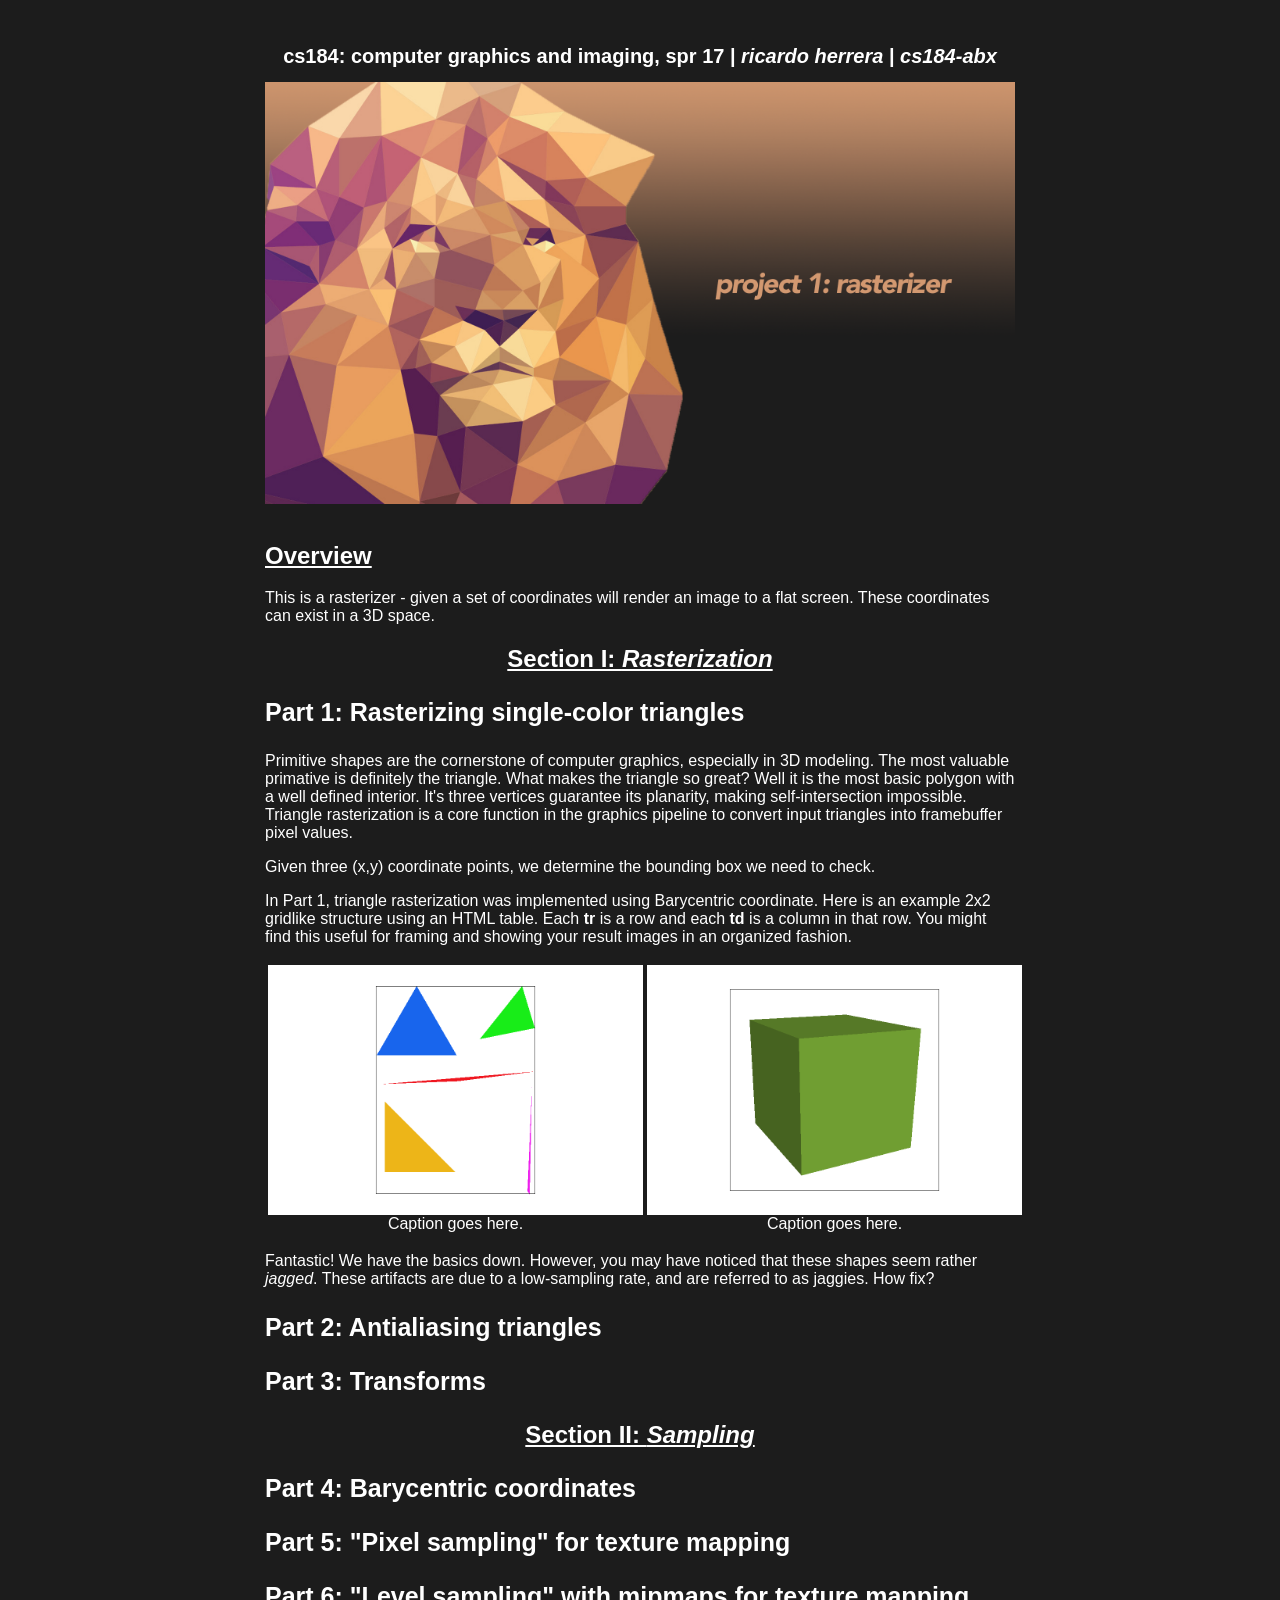
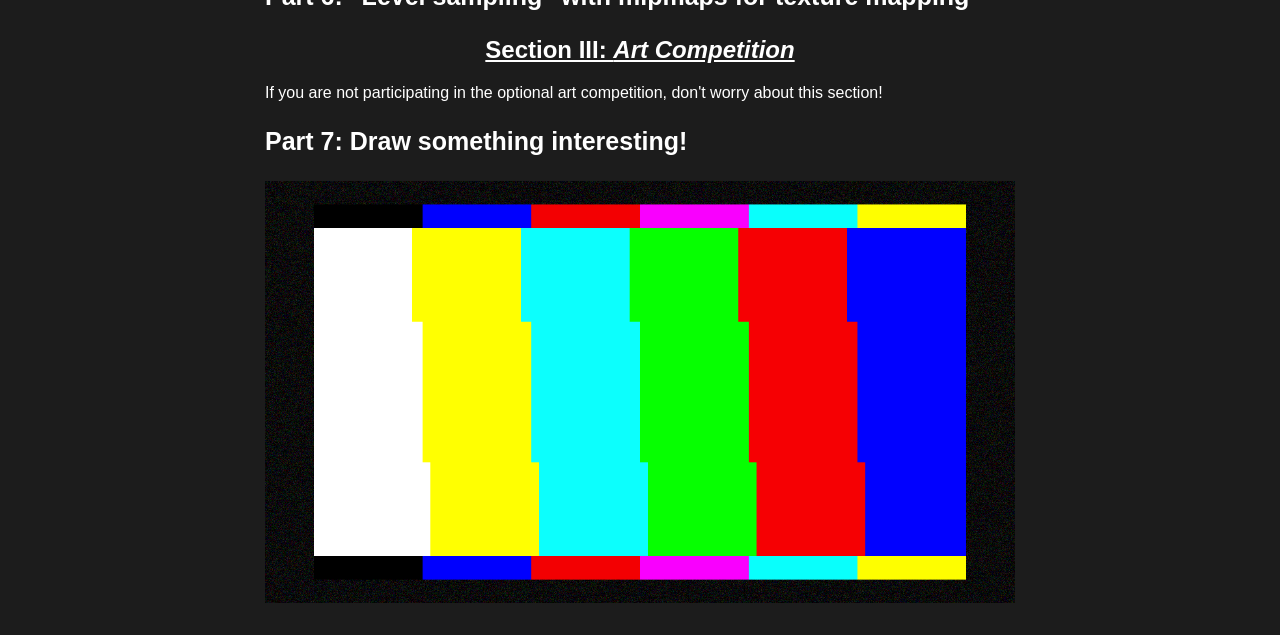
<file: website/index.html>
<!DOCTYPE html PUBLIC "-//W3C//DTD XHTML 1.0 Strict//EN" "http://www.w3.org/TR/xhtml1/DTD/xhtml1-strict.dtd">
<html xmlns="http://www.w3.org/1999/xhtml" xml:lang="en" lang="en">
<head>
<style>
  body {
    padding:32px;
    width: 750px;
    margin: auto;
    text-align: left;
    font-weight: 350;
    font-family: 'Avenir', Arial, Helvetica, sans-serif;
    color: #ffffff;
    background-color: #1c1c1c;
    
  }
  h1 {
    font-family: 'Avenir', Arial, Helvetica, sans-serif;
    font-size: 20px;
  }
  h2, h4 {
    font-family: 'Avenir', Arial, Helvetica, sans-serif;
    text-decoration: underline;
  }
  h3 {
      font-family: 'Avenir', Futura, Arial, Helvetica, sans-serif;
      font-size: 25px;
      text-align: left;
      
  }
</style>
<title>CS184 - Rasterizer</title>
<meta http-equiv="content-type" content="text/html; charset=utf-8" />
<link href="https://fonts.googleapis.com/css?family=Open+Sans|Source+Sans+Pro" rel="stylesheet">
</head>


<body>

<h1 align="middle">cs184: computer graphics and imaging, spr 17 |<i> ricardo herrera</i> | <i>cs184-abx</i></h1>
<!--
<h2 align="middle"><i> ricardo herrera</i> | <i>cs184-abx</i></h2>
-->
<!-- <h1 align="middle">Project 1: Rasterizer</h1> -->
<img src="images/header.png" align="middle" width="750px"/>


<br><br>

<div>

<h2 align="left">Overview</h2>
<p>
  This is a rasterizer - given a set of coordinates will render an image to a flat screen. These coordinates can exist in a 3D space. 
  </p>

<h2 align="middle">Section I: <i>Rasterization</i></h2>

<h3 align="middle">Part 1: Rasterizing single-color triangles</h3>

<p>
  Primitive shapes are the cornerstone of computer graphics, especially in 3D modeling. The most valuable primative is definitely the triangle. What makes the triangle so great? Well it is the most basic polygon with a well defined interior. It's three vertices guarantee its planarity, making self-intersection impossible. Triangle rasterization is a core function in the graphics pipeline to convert input triangles into framebuffer pixel values. 
  <p>
    Given three (x,y) coordinate points, we determine the bounding box we need to check. 
 <p>
  In Part 1, triangle rasterization was implemented using Barycentric coordinate. 
  
  
  Here is an example 2x2 gridlike structure using an HTML table. Each <b>tr</b> is a row and each <b>td</b> is a column in that row. You might find this useful for framing and showing your result images in an organized fashion.
  </p>
  <div align="middle">
  <table style="width=100%">
    <tr>
      <td>
        <img src="images/sc0.png" align="middle" width="375px"/>
        <figcaption align="middle">Caption goes here.</figcaption>
      </td>
      <td>
        <img src="images/sc1.png" align="middle" width="375px"/>
        <figcaption align="middle">Caption goes here.</figcaption>
      </td>
    </tr>
    
  </table>
</div>
<p> Fantastic! We have the basics down. However, you may have noticed that these shapes seem rather <i>jagged</i>. These artifacts are due to a low-sampling rate, and are referred to as jaggies. How fix?
<!--
<div align="middle">
  <table style="width=100%">
    <tr>
      <td>
        <img src="images/image1.png" align="middle" width="400px"/>
        <figcaption align="middle">Caption goes here.</figcaption>
      </td>
      <td>
        <img src="images/image2.png" align="middle" width="400px"/>
        <figcaption align="middle">Caption goes here.</figcaption>
      </td>
    </tr>
    <br>
    <tr>
      <td>
        <img src="images/image3.png" align="middle" width="400px"/>
        <figcaption align="middle">Caption goes here.</figcaption>
      </td>
      <td>
        <img src="images/image4.png" align="middle" width="400px"/>
        <figcaption align="middle">Caption goes here.</figcaption>
      </td>
    </tr>
  </table>
</div>
-->


<h3 align="middle">Part 2: Antialiasing triangles</h3>



<h3 align="middle">Part 3: Transforms</h3>



<h2 align="middle">Section II: <i>Sampling</i></h2>

<h3 align="middle">Part 4: Barycentric coordinates</h3>


<h3 align="middle">Part 5: "Pixel sampling" for texture mapping</h3>


<h3 align="middle">Part 6: "Level sampling" with mipmaps for texture mapping</h3>



<h2 align="middle">Section III: <i>Art Competition</i></h2>
<p>If you are not participating in the optional art competition, don't worry about this section!</p>

<h3 align="middle">Part 7: Draw something interesting!</h3>

<img src="images/standby.png" align="middle" width="750px"/>
</body>
</html>
</file>
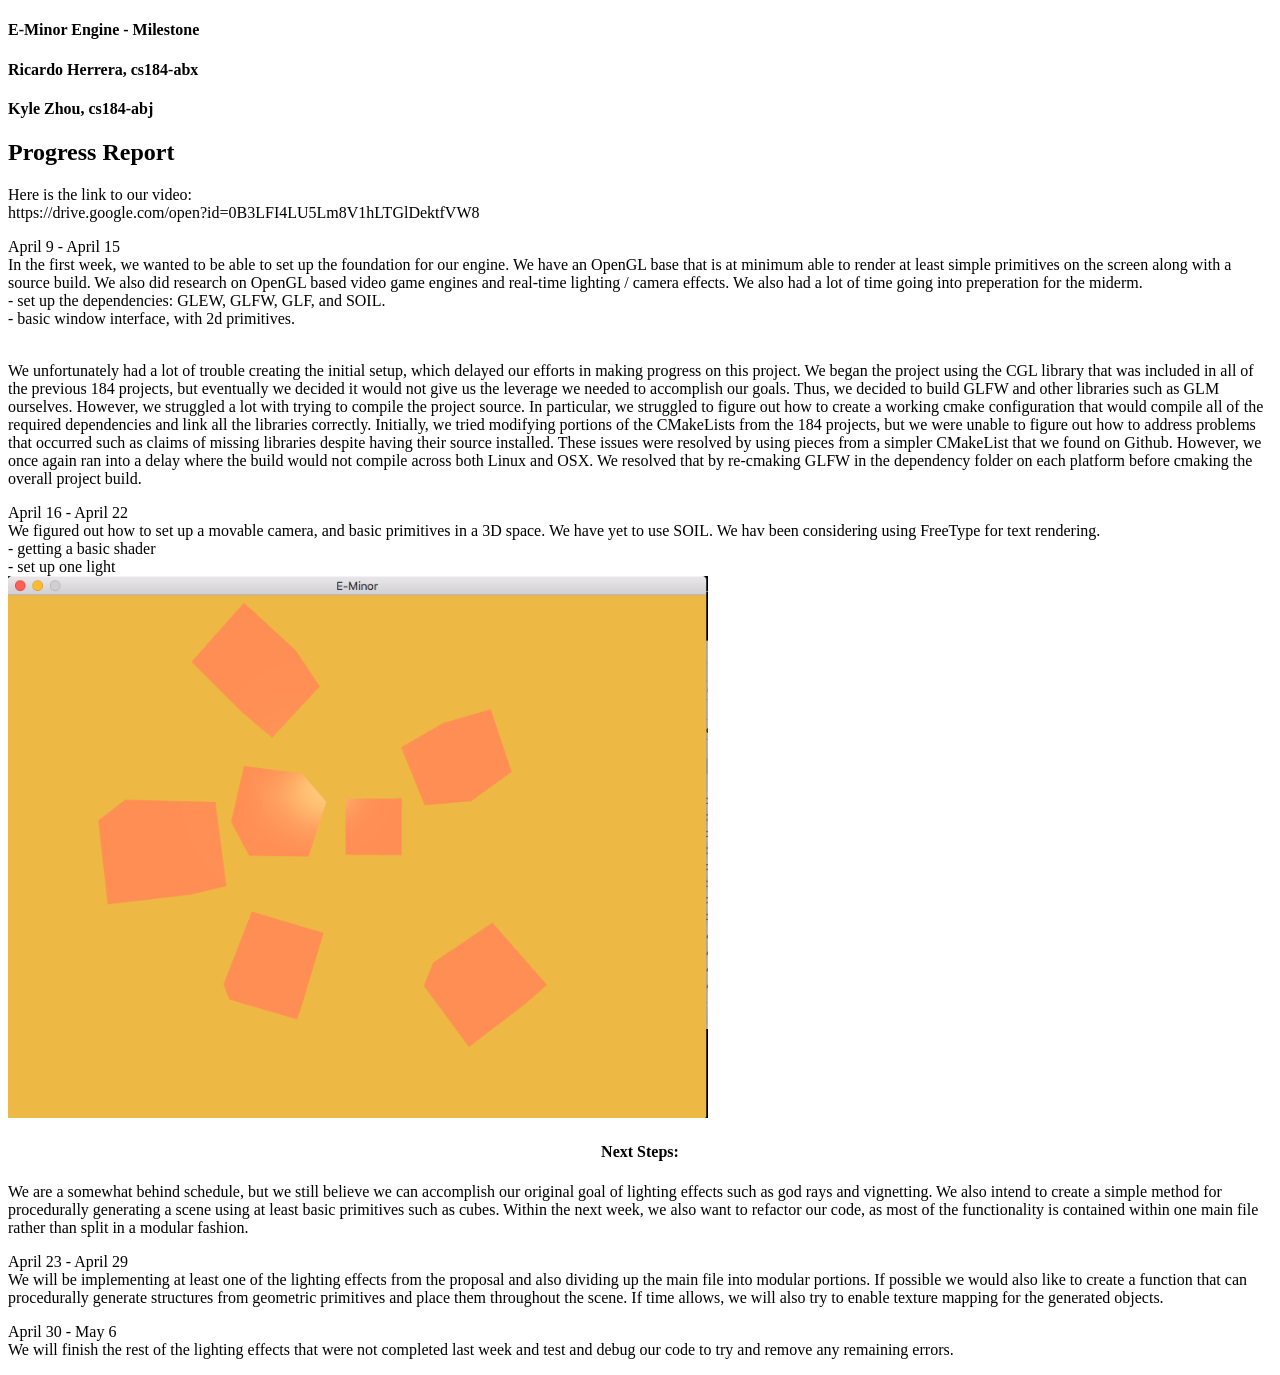
<file: eminorweb/milestone.html>
<!DOCTYPE html>
<html>
<head>
	<title>CS184 Final Project - Milestone</title>
</head>
<body>
	<h4>E-Minor Engine - Milestone</h4>
	<h4>Ricardo Herrera, cs184-abx</h4>
	<h4>Kyle Zhou, cs184-abj</h4>


	<h2>Progress Report</h2>
Here is the link to our video:<br>
https://drive.google.com/open?id=0B3LFI4LU5Lm8V1hLTGlDektfVW8
<p>
	<p>April 9 - April 15 
        <br>In the first week, we wanted to be able to set up the foundation for our engine. We have an OpenGL base that is at minimum able to render at least simple primitives on the screen along with a source build. We also did research on OpenGL based video game engines and real-time lighting / camera effects. We also had a lot of time going into preperation for the miderm. 
        <br> - set up the dependencies: GLEW, GLFW, GLF, and SOIL. 
        <br> - basic window interface, with 2d primitives. 
	</p>
	<p>
		<br>We unfortunately had a lot of trouble creating the initial setup, which delayed our efforts in making progress on this project. We began the project using the CGL library that was included in all of the previous 184 projects, but eventually we decided it would not give us the leverage we needed to accomplish our goals. Thus, we decided to build GLFW and other libraries such as GLM ourselves. However, we struggled a lot with trying to compile the project source. In particular, we struggled to figure out how to create a working cmake configuration that would compile all of the required dependencies and link all the libraries correctly. Initially, we tried modifying portions of the CMakeLists from the 184 projects, but we were unable to figure out how to address problems that occurred such as claims of missing libraries despite having their source installed. These issues were resolved by using pieces from a simpler CMakeList that we found on Github. However, we once again ran into a delay where the build would not compile across both Linux and OSX. We resolved that by re-cmaking GLFW in the dependency folder on each platform before cmaking the overall project build.
	</p>
	April 16 - April 22
    <br>We figured out how to set up a movable camera, and basic primitives in a 3D space. We have yet to use SOIL. We hav been considering using FreeType for text rendering. 
    <br> - getting a basic shader
    <br> - set up one light
              <br><img src="images/2_shaded_cubes" width="700px" /></br>

    <h4 align="middle">Next Steps:</h4>
    <p>
    	We are a somewhat behind schedule, but we still believe we can accomplish our original goal of lighting effects such as god rays and vignetting. We also intend to create a simple method for procedurally generating a scene using at least basic primitives such as cubes. Within the next week, we also want to refactor our code, as most of the functionality is contained within one main file rather than split in a modular fashion.
    </p>

    <p> April 23 - April 29
    	<br> We will be implementing at least one of the lighting effects from the proposal and also dividing up the main file into modular portions. If possible we would also like to create a function that can procedurally generate structures from geometric primitives and place them throughout the scene. If time allows, we will also try to enable texture mapping for the generated objects.
    </p>

    <p> April 30 - May 6
    	<br> We will finish the rest of the lighting effects that were not completed last week and test and debug our code to try and remove any remaining errors. 
    </p>

</body>
</html>
</file>
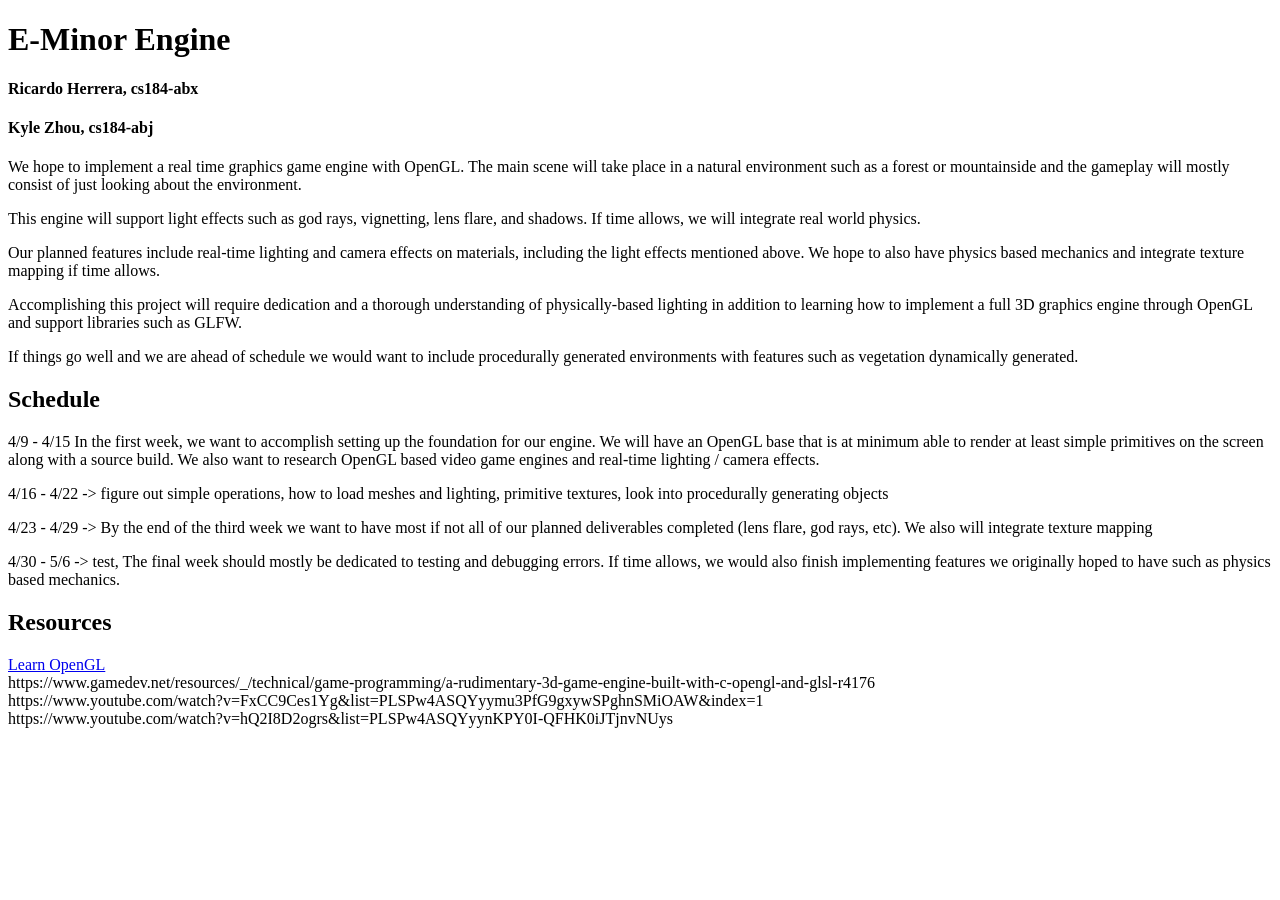
<file: eminorweb/proposal.html>
<!DOCTYPE html>
<html>
<head>
	<title>CS184 Final Project</title>
</head>
<body>
	<h1>E-Minor Engine</h1>
	<h4>Ricardo Herrera, cs184-abx</h4>
	<h4>Kyle Zhou, cs184-abj</h4>

	<p>We hope to implement a real time graphics game engine with OpenGL. The main scene will take place in a natural environment such as a forest or mountainside and the gameplay will mostly consist of just looking about the environment.</p>

	<p>This engine will support light effects such as god rays, vignetting, lens flare, and shadows. If time allows, we will integrate real world physics. </p>

	<p>Our planned features include real-time lighting and camera effects on materials, including the light effects mentioned above. We hope to also have physics based mechanics and integrate texture mapping if time allows.</p>

<p>Accomplishing this project will require dedication and a thorough understanding of physically-based lighting in addition to learning how to implement a full 3D graphics engine through OpenGL and support libraries such as GLFW.</p>

	<p>If things go well and we are ahead of schedule we would want to include procedurally generated environments with features such as vegetation dynamically generated.</p>

	<h2>Schedule</h2>

	<p>4/9 - 4/15 In the first week, we want to accomplish setting up the foundation for our engine. We will have an OpenGL base that is at minimum able to render at least simple primitives on the screen along with a source build. We also want to research OpenGL based video game engines and real-time lighting / camera effects.
	<p>
	4/16 - 4/22 -> figure out simple operations, how to load meshes and lighting, primitive textures, look into procedurally generating objects
	<p>4/23 - 4/29 -> By the end of the third week we want to have most if not all of our planned deliverables completed (lens flare, god rays, etc). We also will integrate texture mapping
	<p>4/30 - 5/6 -> test, The final week should mostly be dedicated to testing and debugging errors. If time allows, we would also finish implementing features we originally hoped to have such as physics based mechanics.

	<h2>Resources</h2>
	<a href="https://www.learnopengl.com/"> Learn OpenGL </a><br>
	https://www.gamedev.net/resources/_/technical/game-programming/a-rudimentary-3d-game-engine-built-with-c-opengl-and-glsl-r4176 <br>
	https://www.youtube.com/watch?v=FxCC9Ces1Yg&list=PLSPw4ASQYyymu3PfG9gxywSPghnSMiOAW&index=1 <br>
	https://www.youtube.com/watch?v=hQ2I8D2ogrs&list=PLSPw4ASQYyynKPY0I-QFHK0iJTjnvNUys


</body>
</html>
</file>
<file: style.css>
@import url('https://fonts.googleapis.com/css?family=Nunito+Sans:200,900');
@import url('https://fonts.googleapis.com/css?family=Buenard:400,700');
@font-face {
    font-family: "steelfish";
    src: url(assets/fonts/steelfish_rg.ttf);
}
html, body {
	width:100%;
	height:100%;
}
body {
    font-family: "Nunito Sans", sans-serif;
    -webkit-font-smoothing: antialiased;
    -moz-osx-font-smoothing: grayscale;
	margin: 0 auto;
	background-color:#FFFAF1;

}
.header {
	border-radius: 10px;
	width: 100%;
	/*background-image: linear-gradient(to right, #ff9ebf , #F4BA4D);*/
	transition: 0.2s;
	margin-bottom: 16px;
	position: relative;
  text-align: center;
  padding-top: 4%;
  padding-bottom: 4%;
}

.header h1 {
	color: #ffffff;
	width: 100%;
	text-align: center;
	position: absolute;
    top: 40%;
    left: 50%;
    transform: translate(-50%, -50%);
}
p {
	font-family: "Buenard";
	font-size: 20px;
	color: #232323;
	font-weight: 400;
	letter-spacing: -0.22px;
}
p.sidenote {
  font-size: 18px;
  font-weight: 500;
  padding-left: 0px;
}
section {
  width: 100%;
  float: left;
	color: #32415B;
	border-radius: 10px;
  margin-top: 16px;
  margin-bottom: 64px;
}
.sec-title {
	float: left;
	width: 18%;
	margin-right: 32px;
	text-align: right;
}
.sec-title h2 {
	font-weight: 900;
}


.sec-content {
	float: right;
	width: 78%;
	text-align: left;
}
@media only screen and (max-width: 900px)  {
	.sec-title {
		width: 100%;
		margin-right: 0px;
		padding-bottom: 32px;
	}
	.sec-content {
		width: 100%;
	}
}
h1 {
	font-size: 16px;
	font-weight: 600;
	letter-spacing: 1px;
	color: #232323;
	text-align: right;
}
h2 {
    width: 100%;
    font-family: "Nunito Sans", sans-serif;
	font-size: 24px;
	color: #232323;
	font-weight: 200;
	border-radius: 5px;
    text-align: left;
	transition: 0.4s;
    margin-bottom: 50px;
}

h3 {
	font-family: "steelfish", sans-serif;
	color: #000;
	font-size: 50px;
	font-weight: 600;
}
h4 {
	font-size: 18px;
}
.body-left {
	width: 128px;
	position: -webkit-sticky;
	position: sticky;
	top: 0;
	float: left;
	margin-right: 32px;

}
.body-mid {
  margin-left: 10%;
	width: 80%;
  max-width: 1200px;
	float: left;
	margin-right: 32px;
	overflow-x: hidden;
}
.body-right {
	width: 14%;
	padding-bottom: 20px;
	text-align: center;
	float: left;
	border-radius: 20px;
}
.body-right img {
	border-radius: 100px;
	    filter: grayscale(100%);

}
.links {
	text-align: center;
	line-height: 30px;
}

.links a {
	text-decoration: none;
	color: #707070;
	font-size: 20px;
	font-weight: 500;
	transition: 0.2s;
}
.links a:hover {
	color: #F4BA4D;
}
.proj-wrap {
	float: right;
}
.project {
 	min-width: 250px;
	width: 48%;
	margin-right: 2%;
	margin-bottom: 40px;
	transition: 0.5s;
	float: left;
	cursor: pointer;
}
.project h3 {
	margin-top: 0px;
}

.pleft {
	width: 98%;
	float: left;
}
.pleft h3 {
	text-align: right;

}
.pright {
	width: 100%;
	float: left;
	overflow: hidden;

}

.pleft img {
  border-radius: 4px;
  object-fit: cover;
  height:auto;
  width:30%;
  padding-right: 0%;
  overflow: hidden;
}

.project a {
	float: right;
	text-align: right;
	color: #2a75fb;
	transition: 0.28s;
}
.project a:hover {
	text-align: right;
	color: #f83a48;
}

.entry h2 {
	color: #242f42;
	letter-spacing: 0.0px;
	margin-bottom: 12px;
}
.entry img {
	height: 128px;
	width: auto;
}
.entry d { /*for description, possibly*/
}
.cyob {
  height: 32px;
  width: 32px;
  margin: 0px;
  float: none;
  display:inline-block;
  text-align:center;
  border-radius: 2px;
}
#about img {
  width: 100%;
  height: auto;
}
#projects .cyob {
  width: 350px;
  height: 16px;

}
#films .cyob {
  width: 350px;
  height: 16px;
}
#films p {
	font-size: 20px;
}

.bar {
	height: 1px;
	width: 100%;
	background-color: #707070;
}
table {
	width: 100%;
	font-weight: 200;
	color: #666666;
	cursor: pointer;
	margin-bottom: 60px;
}
th {
	width: 25%;
	border: 0.5px solid #444444;
	font-weight: 200;
	transition: 0.2s;
}
th:hover {
	background-color: #F4BA4D;
	color:#fff;
}
#mypics th {
	width: 20%;
	border: 0px;
}
</file>
